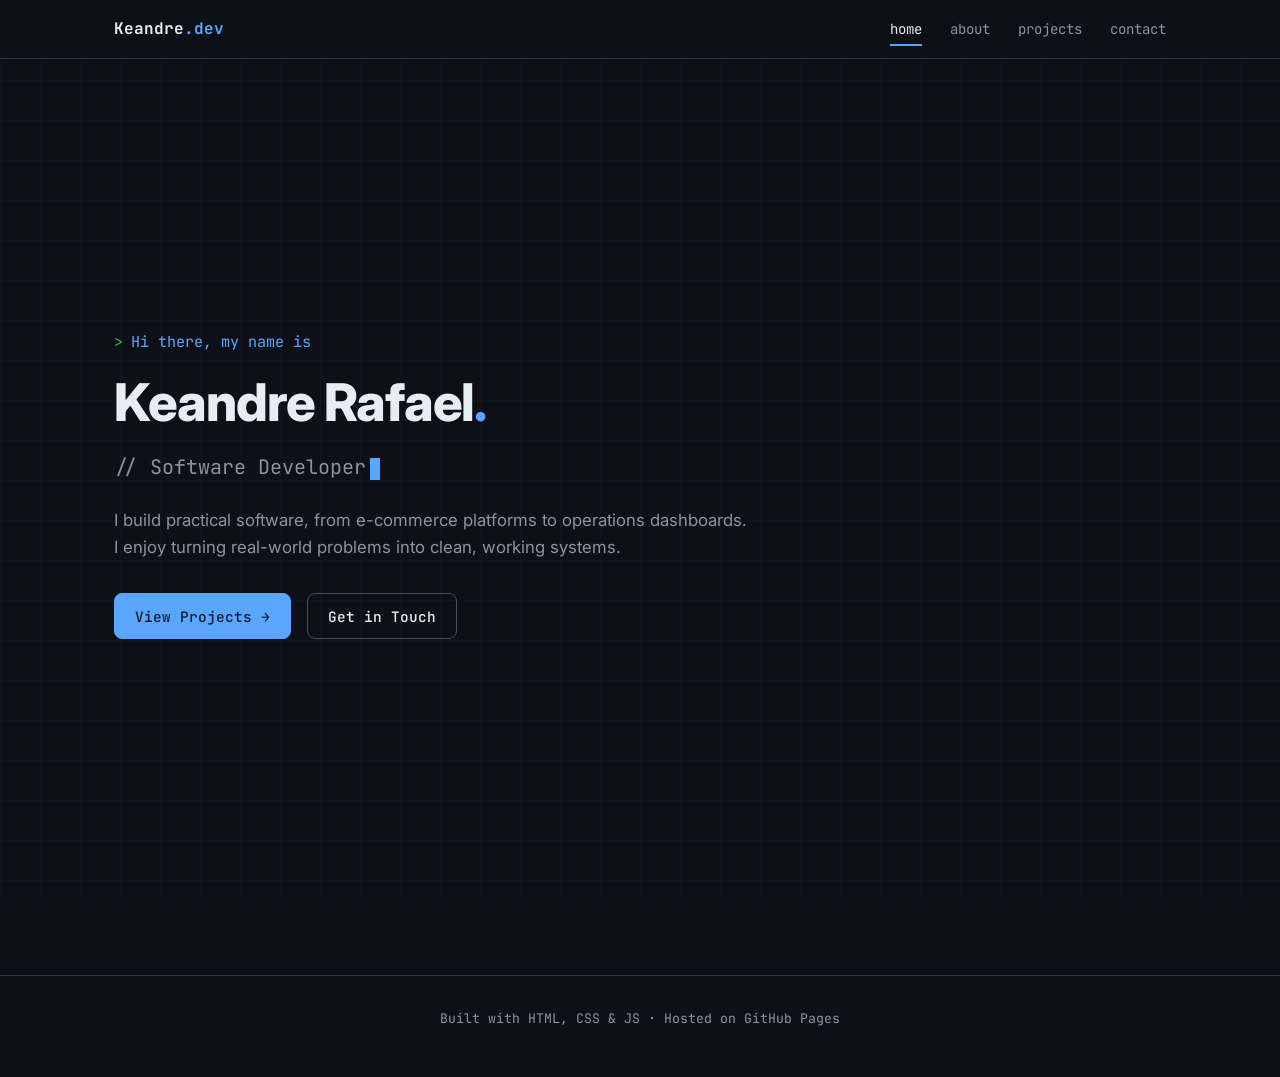
<file: index.html>
<!DOCTYPE html>
<html lang="en">
<head>
  <meta charset="UTF-8" />
  <meta name="viewport" content="width=device-width, initial-scale=1.0" />
  <title>Keandre Rafael· Developer Portfolio</title>
  <meta name="description" content="Portfolio of Keandre Rafael, software developer building e-commerce platforms, management systems, and dashboards." />
  <link rel="preconnect" href="https://fonts.googleapis.com" />
  <link rel="preconnect" href="https://fonts.gstatic.com" crossorigin />
  <link href="https://fonts.googleapis.com/css2?family=Inter:wght@400;500;600;700;800&family=JetBrains+Mono:wght@400;500;700&display=swap" rel="stylesheet" />
  <link rel="stylesheet" href="css/styles.css" />
</head>
<body>
  <nav class="navbar">
    <div class="nav-inner">
      <a href="index.html" class="nav-brand">Keandre<span>.dev</span></a>
      <button class="nav-toggle" aria-label="Toggle menu">menu</button>
      <ul class="nav-links">
        <li><a href="index.html">home</a></li>
        <li><a href="about.html">about</a></li>
        <li><a href="projects.html">projects</a></li>
        <li><a href="contact.html">contact</a></li>
      </ul>
    </div>
  </nav>

  <main>
    <section class="hero">
      <p class="hero-tag fade-up">Hi there, my name is</p>
      <h1 class="fade-up delay-1">Keandre Rafael<span class="accent">.</span></h1>
      <p class="role fade-up delay-2">// Software Developer<span class="cursor"></span></p>
      <p class="description fade-up delay-2">
        I build practical software, from e-commerce platforms to operations dashboards.
        I enjoy turning real-world problems into clean, working systems.
      </p>
      <div class="hero-cta fade-up delay-3">
        <a href="projects.html" class="btn btn-primary">View Projects →</a>
        <a href="contact.html" class="btn btn-ghost">Get in Touch</a>
      </div>
    </section>
  </main>

  <footer>
    <p>Built with HTML, CSS &amp; JS · Hosted on GitHub Pages</p>
  </footer>

  <script src="js/main.js"></script>
</body>
</html>
</file>
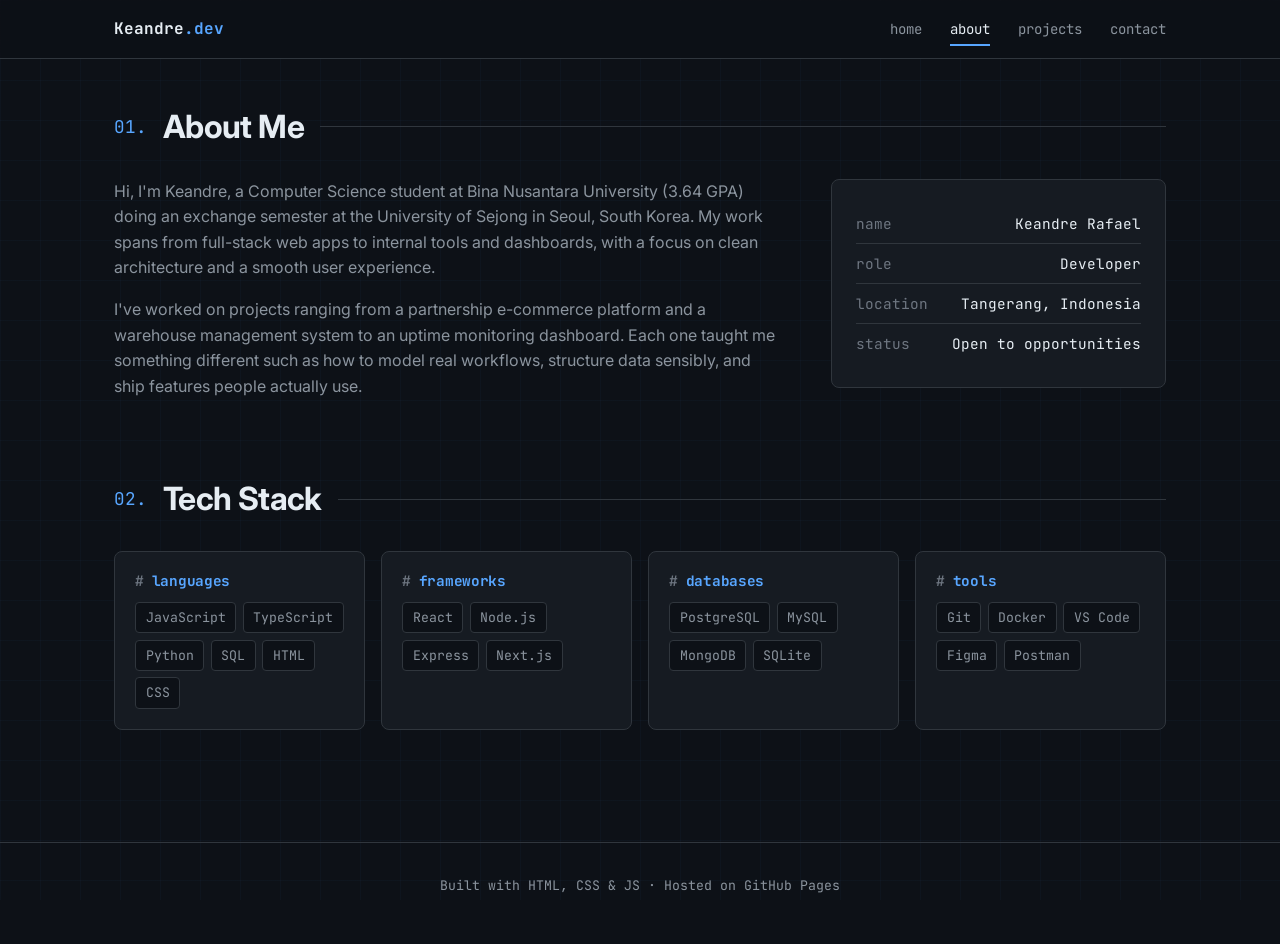
<file: about.html>
<!DOCTYPE html>
<html lang="en">
<head>
  <meta charset="UTF-8" />
  <meta name="viewport" content="width=device-width, initial-scale=1.0" />
  <title>About · Keandre Rafael</title>
  <link rel="preconnect" href="https://fonts.googleapis.com" />
  <link rel="preconnect" href="https://fonts.gstatic.com" crossorigin />
  <link href="https://fonts.googleapis.com/css2?family=Inter:wght@400;500;600;700;800&family=JetBrains+Mono:wght@400;500;700&display=swap" rel="stylesheet" />
  <link rel="stylesheet" href="css/styles.css" />
</head>
<body>
  <nav class="navbar">
    <div class="nav-inner">
      <a href="index.html" class="nav-brand">Keandre<span>.dev</span></a>
      <button class="nav-toggle" aria-label="Toggle menu">menu</button>
      <ul class="nav-links">
        <li><a href="index.html">home</a></li>
        <li><a href="about.html">about</a></li>
        <li><a href="projects.html">projects</a></li>
        <li><a href="contact.html">contact</a></li>
      </ul>
    </div>
  </nav>

  <main>
    <section>
      <div class="section-heading">
        <span class="num">01.</span>
        <h2>About Me</h2>
      </div>

      <div class="about-grid">
        <div class="about-text">
          <p>
            Hi, I'm Keandre, a Computer Science student at Bina Nusantara University (3.64 GPA) doing 
            an exchange semester at the University of Sejong in Seoul, South Korea.
            My work spans from full-stack web apps to internal tools and dashboards, with a focus
            on clean architecture and a smooth user experience.
          </p>
          <p>
            I've worked on projects ranging from a partnership e-commerce platform and a warehouse
            management system to an uptime monitoring dashboard. Each one taught me something
            different such as how to model real workflows, structure data sensibly, and ship features
            people actually use.
          </p>
          <!-- <p>
            I am an undergraduate Computer Science student currently studying at Binus University. 
              I am eager to learn new things and take challenges under different environments.
          </p> -->
        </div>

        <aside class="about-card">
          <div class="row"><span class="label">name</span><span class="value">Keandre Rafael</span></div>
          <div class="row"><span class="label">role</span><span class="value">Developer</span></div>
          <div class="row"><span class="label">location</span><span class="value">Tangerang, Indonesia</span></div>
          <div class="row"><span class="label">status</span><span class="value">Open to opportunities</span></div>
        </aside>
      </div>
    </section>

    <section>
      <div class="section-heading">
        <span class="num">02.</span>
        <h2>Tech Stack</h2>
      </div>

      <div class="skills-grid">
        <div class="skill-group">
          <h4>languages</h4>
          <ul class="skill-list">
            <li>JavaScript</li>
            <li>TypeScript</li>
            <li>Python</li>
            <li>SQL</li>
            <li>HTML</li>
            <li>CSS</li>
          </ul>
        </div>

        <div class="skill-group">
          <h4>frameworks</h4>
          <ul class="skill-list">
            <li>React</li>
            <li>Node.js</li>
            <li>Express</li>
            <li>Next.js</li>
          </ul>
        </div>

        <div class="skill-group">
          <h4>databases</h4>
          <ul class="skill-list">
            <li>PostgreSQL</li>
            <li>MySQL</li>
            <li>MongoDB</li>
            <li>SQLite</li>
          </ul>
        </div>

        <div class="skill-group">
          <h4>tools</h4>
          <ul class="skill-list">
            <li>Git</li>
            <li>Docker</li>
            <li>VS Code</li>
            <li>Figma</li>
            <li>Postman</li>
          </ul>
        </div>
      </div>
      <p style="margin-top:1.5rem; font-family:var(--mono); font-size:0.875rem; color: var(--text-faded);">
        <!-- // edit this section to match the languages and tools you actually use -->
      </p>
    </section>
  </main>

  <footer>
    <p>Built with HTML, CSS &amp; JS · Hosted on GitHub Pages</p>
  </footer>

  <script src="js/main.js"></script>
</body>
</html>
</file>
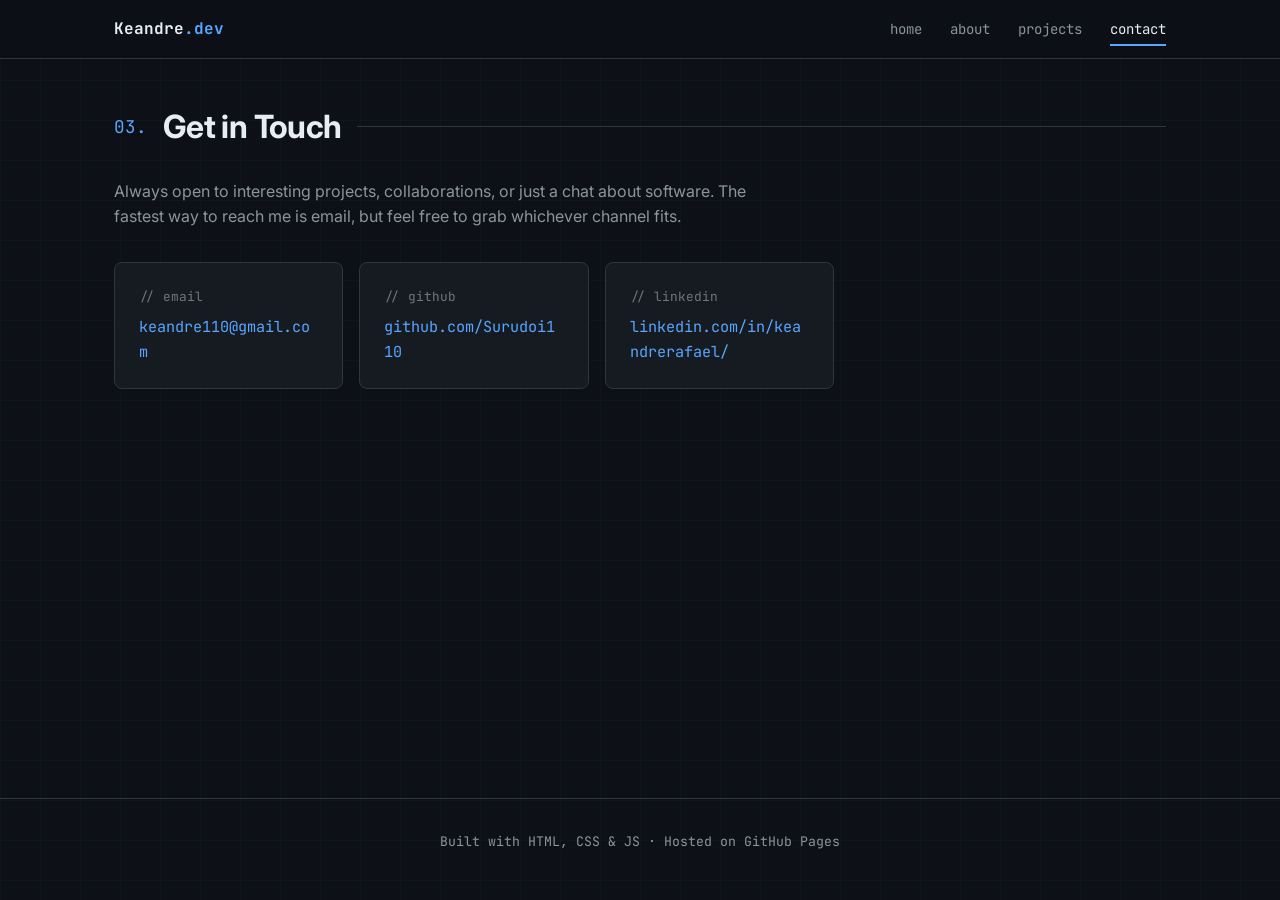
<file: contact.html>
<!DOCTYPE html>
<html lang="en">
<head>
  <meta charset="UTF-8" />
  <meta name="viewport" content="width=device-width, initial-scale=1.0" />
  <title>Contact · Keandre Rafael</title>
  <link rel="preconnect" href="https://fonts.googleapis.com" />
  <link rel="preconnect" href="https://fonts.gstatic.com" crossorigin />
  <link href="https://fonts.googleapis.com/css2?family=Inter:wght@400;500;600;700;800&family=JetBrains+Mono:wght@400;500;700&display=swap" rel="stylesheet" />
  <link rel="stylesheet" href="css/styles.css" />
</head>
<body>
  <nav class="navbar">
    <div class="nav-inner">
      <a href="index.html" class="nav-brand">Keandre<span>.dev</span></a>
      <button class="nav-toggle" aria-label="Toggle menu">menu</button>
      <ul class="nav-links">
        <li><a href="index.html">home</a></li>
        <li><a href="about.html">about</a></li>
        <li><a href="projects.html">projects</a></li>
        <li><a href="contact.html">contact</a></li>
      </ul>
    </div>
  </nav>

  <main>
    <section>
      <div class="section-heading">
        <span class="num">03.</span>
        <h2>Get in Touch</h2>
      </div>

      <p style="max-width: 640px; margin-bottom: 2rem;">
        Always open to interesting projects, collaborations, or just a chat about software.
        The fastest way to reach me is email, but feel free to grab whichever channel fits.
      </p>

      <div class="contact-grid">
        <a href="mailto:keandre110@gmail.com" class="contact-card">
          <span class="label">// email</span>
          <span class="value">keandre110@gmail.com</span>
        </a>

        <a href="https://github.com/Surudoi110" target="_blank" rel="noopener" class="contact-card">
          <span class="label">// github</span>
          <span class="value">github.com/Surudoi110</span>
        </a>

        <a href="https://www.linkedin.com/in/keandrerafael/" target="_blank" rel="noopener" class="contact-card">
          <span class="label">// linkedin</span>
          <span class="value">linkedin.com/in/keandrerafael/</span>
        </a>
      </div>

      <p style="margin-top: 2rem; font-family: var(--mono); font-size: 0.875rem; color: var(--text-faded);">
        <!-- // remember to update the github + linkedin links above with your actual URLs -->
      </p>
    </section>
  </main>

  <footer>
    <p>Built with HTML, CSS &amp; JS · Hosted on GitHub Pages</p>
  </footer>

  <script src="js/main.js"></script>
</body>
</html>
</file>
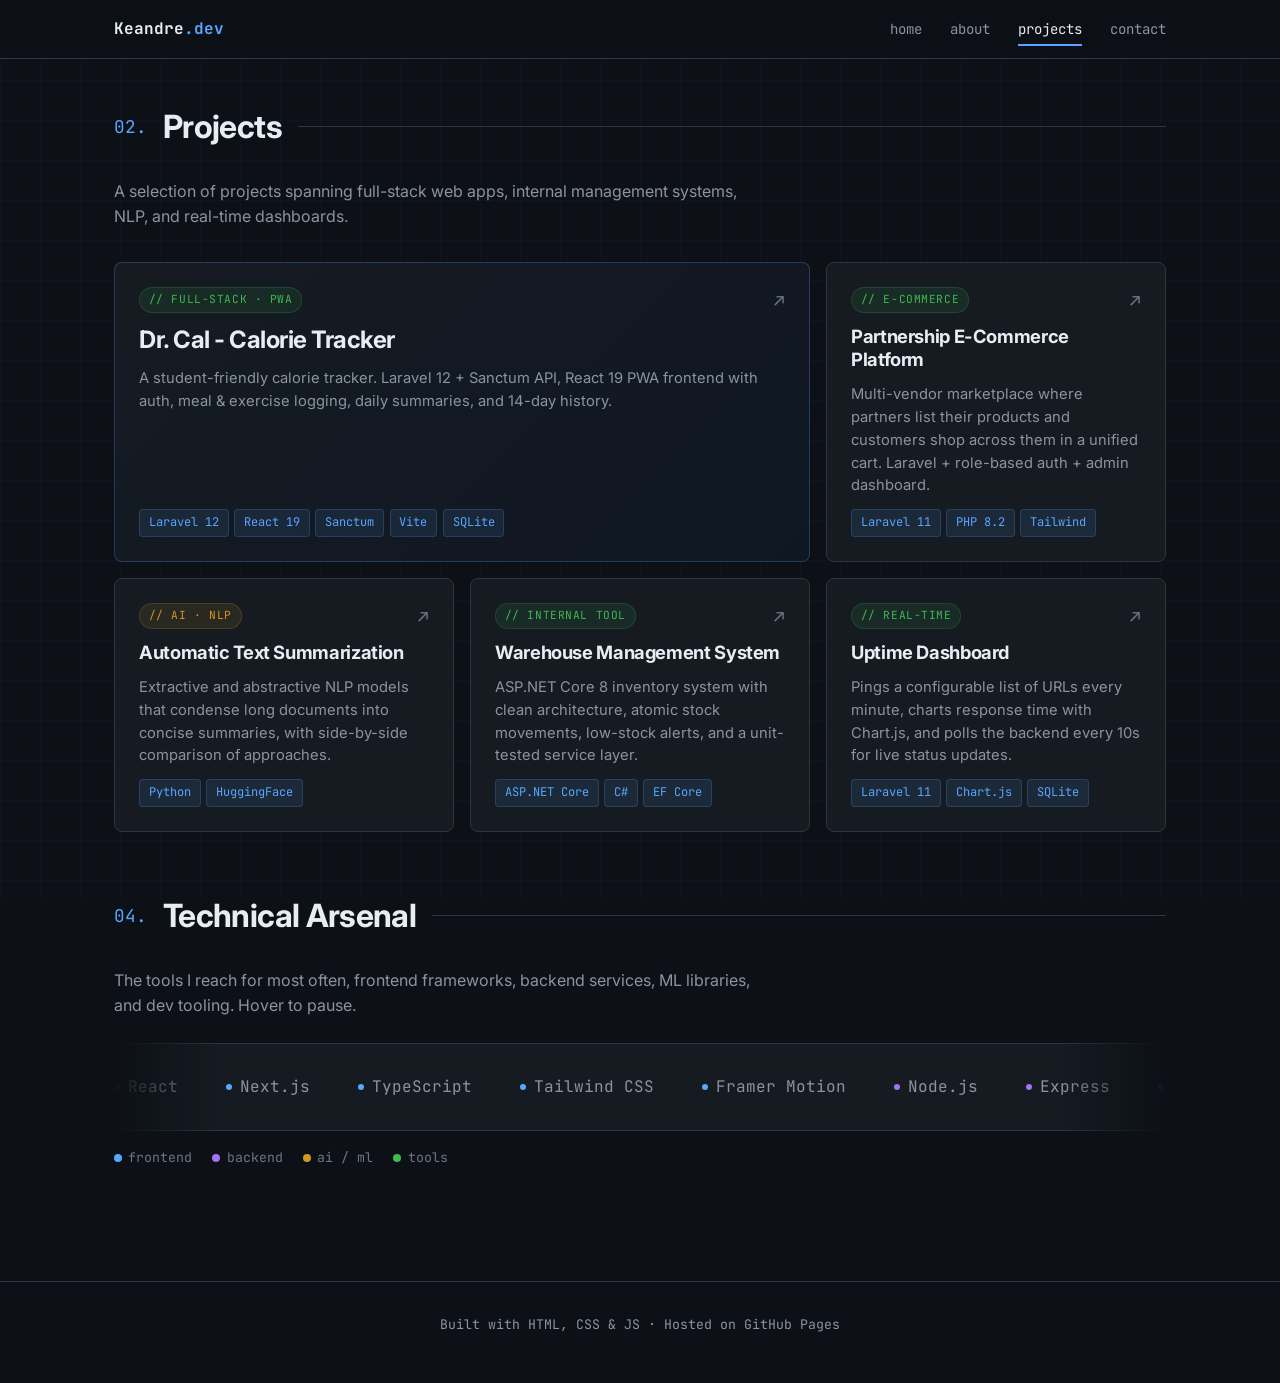
<file: projects.html>
<!DOCTYPE html>
<html lang="en">
<head>
  <meta charset="UTF-8" />
  <meta name="viewport" content="width=device-width, initial-scale=1.0" />
  <title>Projects · Keandre Rafael</title>
  <link rel="preconnect" href="https://fonts.googleapis.com" />
  <link rel="preconnect" href="https://fonts.gstatic.com" crossorigin />
  <link href="https://fonts.googleapis.com/css2?family=Inter:wght@400;500;600;700;800&family=JetBrains+Mono:wght@400;500;700&display=swap" rel="stylesheet" />
  <link rel="stylesheet" href="css/styles.css" />
</head>
<body>
  <nav class="navbar">
    <div class="nav-inner">
      <a href="index.html" class="nav-brand">Keandre<span>.dev</span></a>
      <button class="nav-toggle" aria-label="Toggle menu">menu</button>
      <ul class="nav-links">
        <li><a href="index.html">home</a></li>
        <li><a href="about.html">about</a></li>
        <li><a href="projects.html">projects</a></li>
        <li><a href="contact.html">contact</a></li>
      </ul>
    </div>
  </nav>

  <main>
    <!-- ============= PROJECTS ============= -->
    <section>
      <div class="section-heading">
        <span class="num">02.</span>
        <h2>Projects</h2>
      </div>
      <p style="max-width: 640px; margin-bottom: 2rem;">
        A selection of projects spanning full-stack web apps, internal management systems, NLP, and real-time dashboards.
      </p>

      <div class="bento">

        <!-- 1. DR. CAL - featured (2x1) - newest, most full-stack -->
        <a href="projects/dr-cal.html" class="bento-card featured">
          <span class="arrow">↗</span>
          <span class="badge badge-personal">// full-stack · pwa</span>
          <h3>Dr. Cal - Calorie Tracker</h3>
          <p class="desc">
            A student-friendly calorie tracker. Laravel 12 + Sanctum API, React 19 PWA frontend with auth, meal &amp; exercise logging, daily summaries, and 14-day history.
          </p>
          <div class="tags">
            <span class="tag">Laravel 12</span>
            <span class="tag">React 19</span>
            <span class="tag">Sanctum</span>
            <span class="tag">Vite</span>
            <span class="tag">SQLite</span>
          </div>
        </a>

        <!-- 2. PARTNERSHIP E-COMMERCE - regular (1x1) -->
        <a href="projects/ecommerce.html" class="bento-card">
          <span class="arrow">↗</span>
          <span class="badge badge-personal">// e-commerce</span>
          <h3>Partnership E-Commerce Platform</h3>
          <p class="desc">
            Multi-vendor marketplace where partners list their products and customers shop across them in a unified cart. Laravel + role-based auth + admin dashboard.
          </p>
          <div class="tags">
            <span class="tag">Laravel 11</span>
            <span class="tag">PHP 8.2</span>
            <span class="tag">Tailwind</span>
          </div>
        </a>

        <!-- 3. NLP SUMMARIZATION - regular (1x1) -->
        <a href="projects/nlp-summarization.html" class="bento-card">
          <span class="arrow">↗</span>
          <span class="badge badge-ai">// ai · nlp</span>
          <h3>Automatic Text Summarization</h3>
          <p class="desc">
            Extractive and abstractive NLP models that condense long documents into concise summaries, with side-by-side comparison of approaches.
          </p>
          <div class="tags">
            <span class="tag">Python</span>
            <span class="tag">HuggingFace</span>
          </div>
        </a>

        <!-- 4. WAREHOUSE MANAGEMENT - regular (1x1) -->
        <a href="projects/warehouse.html" class="bento-card">
          <span class="arrow">↗</span>
          <span class="badge badge-personal">// internal tool</span>
          <h3>Warehouse Management System</h3>
          <p class="desc">
            ASP.NET Core 8 inventory system with clean architecture, atomic stock movements, low-stock alerts, and a unit-tested service layer.
          </p>
          <div class="tags">
            <span class="tag">ASP.NET Core</span>
            <span class="tag">C#</span>
            <span class="tag">EF Core</span>
          </div>
        </a>

        <!-- 5. UPTIME DASHBOARD - regular (1x1) -->
        <a href="projects/uptime-dashboard.html" class="bento-card">
          <span class="arrow">↗</span>
          <span class="badge badge-personal">// real-time</span>
          <h3>Uptime Dashboard</h3>
          <p class="desc">
            Pings a configurable list of URLs every minute, charts response time with Chart.js, and polls the backend every 10s for live status updates.
          </p>
          <div class="tags">
            <span class="tag">Laravel 11</span>
            <span class="tag">Chart.js</span>
            <span class="tag">SQLite</span>
          </div>
        </a>

      </div>
    </section>

    <!-- ============= TECH STACK MARQUEE ============= -->
    <section class="marquee-section">
      <div class="section-heading">
        <span class="num">04.</span>
        <h2>Technical Arsenal</h2>
      </div>
      <p style="max-width: 640px; margin-bottom: 1.5rem;">
        The tools I reach for most often, frontend frameworks, backend services, ML libraries, and dev tooling. Hover to pause.
      </p>

      <div class="marquee">
        <div class="marquee-track">
          <span class="marquee-item frontend"><span class="dot"></span>React</span>
          <span class="marquee-item frontend"><span class="dot"></span>Next.js</span>
          <span class="marquee-item frontend"><span class="dot"></span>TypeScript</span>
          <span class="marquee-item frontend"><span class="dot"></span>Tailwind CSS</span>
          <span class="marquee-item frontend"><span class="dot"></span>Framer Motion</span>
          <span class="marquee-item backend"><span class="dot"></span>Node.js</span>
          <span class="marquee-item backend"><span class="dot"></span>Express</span>
          <span class="marquee-item backend"><span class="dot"></span>Python</span>
          <span class="marquee-item backend"><span class="dot"></span>Flask</span>
          <span class="marquee-item backend"><span class="dot"></span>PostgreSQL</span>
          <span class="marquee-item backend"><span class="dot"></span>MongoDB</span>
          <span class="marquee-item ai"><span class="dot"></span>TensorFlow</span>
          <span class="marquee-item ai"><span class="dot"></span>scikit-learn</span>
          <span class="marquee-item ai"><span class="dot"></span>OpenCV</span>
          <span class="marquee-item ai"><span class="dot"></span>LangChain</span>
          <span class="marquee-item ai"><span class="dot"></span>FAISS</span>
          <span class="marquee-item ai"><span class="dot"></span>HuggingFace</span>
          <span class="marquee-item tools"><span class="dot"></span>Git</span>
          <span class="marquee-item tools"><span class="dot"></span>Docker</span>
          <span class="marquee-item tools"><span class="dot"></span>Figma</span>
          <span class="marquee-item tools"><span class="dot"></span>Postman</span>

          <!-- duplicate for seamless infinite loop -->
          <span class="marquee-item frontend"><span class="dot"></span>React</span>
          <span class="marquee-item frontend"><span class="dot"></span>Next.js</span>
          <span class="marquee-item frontend"><span class="dot"></span>TypeScript</span>
          <span class="marquee-item frontend"><span class="dot"></span>Tailwind CSS</span>
          <span class="marquee-item frontend"><span class="dot"></span>Framer Motion</span>
          <span class="marquee-item backend"><span class="dot"></span>Node.js</span>
          <span class="marquee-item backend"><span class="dot"></span>Express</span>
          <span class="marquee-item backend"><span class="dot"></span>Python</span>
          <span class="marquee-item backend"><span class="dot"></span>Flask</span>
          <span class="marquee-item backend"><span class="dot"></span>PostgreSQL</span>
          <span class="marquee-item backend"><span class="dot"></span>MongoDB</span>
          <span class="marquee-item ai"><span class="dot"></span>TensorFlow</span>
          <span class="marquee-item ai"><span class="dot"></span>scikit-learn</span>
          <span class="marquee-item ai"><span class="dot"></span>OpenCV</span>
          <span class="marquee-item ai"><span class="dot"></span>LangChain</span>
          <span class="marquee-item ai"><span class="dot"></span>FAISS</span>
          <span class="marquee-item ai"><span class="dot"></span>HuggingFace</span>
          <span class="marquee-item tools"><span class="dot"></span>Git</span>
          <span class="marquee-item tools"><span class="dot"></span>Docker</span>
          <span class="marquee-item tools"><span class="dot"></span>Figma</span>
          <span class="marquee-item tools"><span class="dot"></span>Postman</span>
        </div>
      </div>

      <div class="marquee-legend">
        <span class="item"><span class="swatch" style="background: var(--accent);"></span>frontend</span>
        <span class="item"><span class="swatch" style="background: #a371f7;"></span>backend</span>
        <span class="item"><span class="swatch" style="background: var(--accent-3);"></span>ai / ml</span>
        <span class="item"><span class="swatch" style="background: var(--accent-2);"></span>tools</span>
      </div>
    </section>

  </main>

  <footer>
    <p>Built with HTML, CSS &amp; JS · Hosted on GitHub Pages</p>
  </footer>

  <script src="js/main.js"></script>
</body>
</html>
</file>
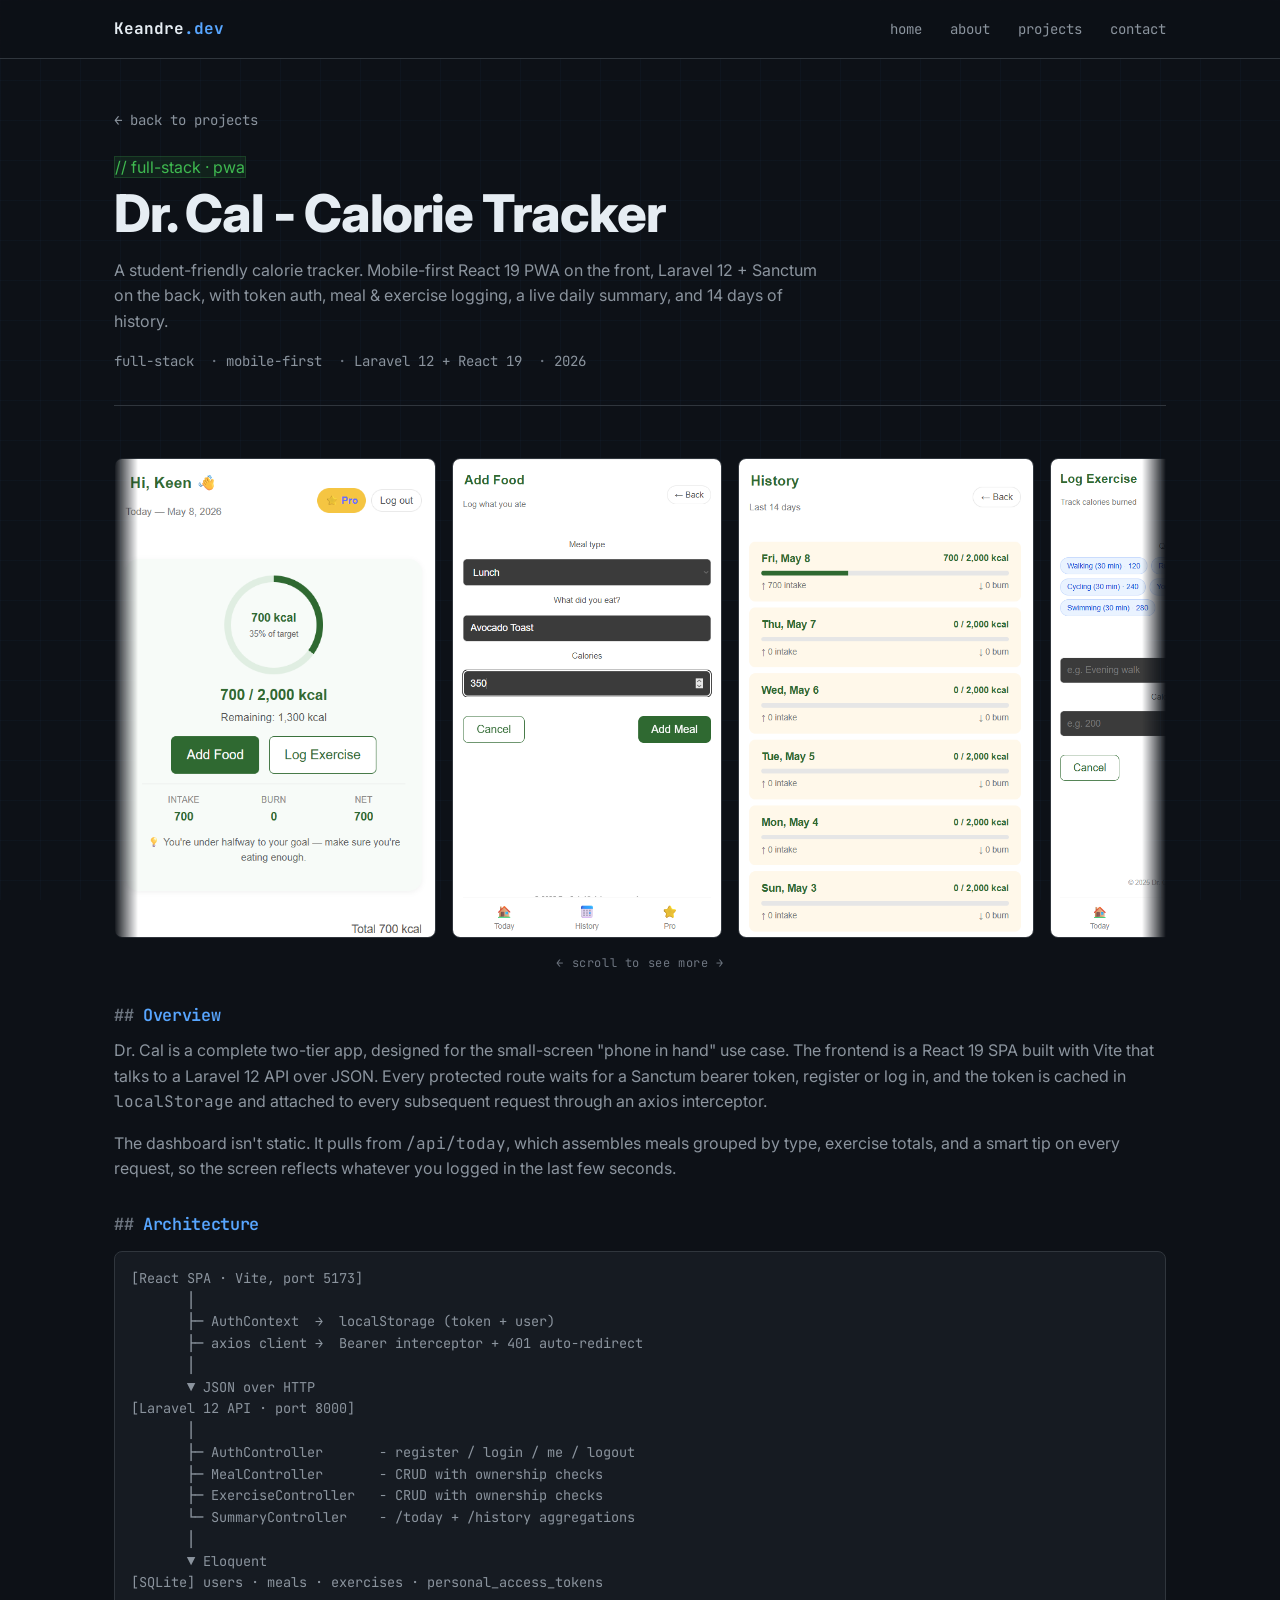
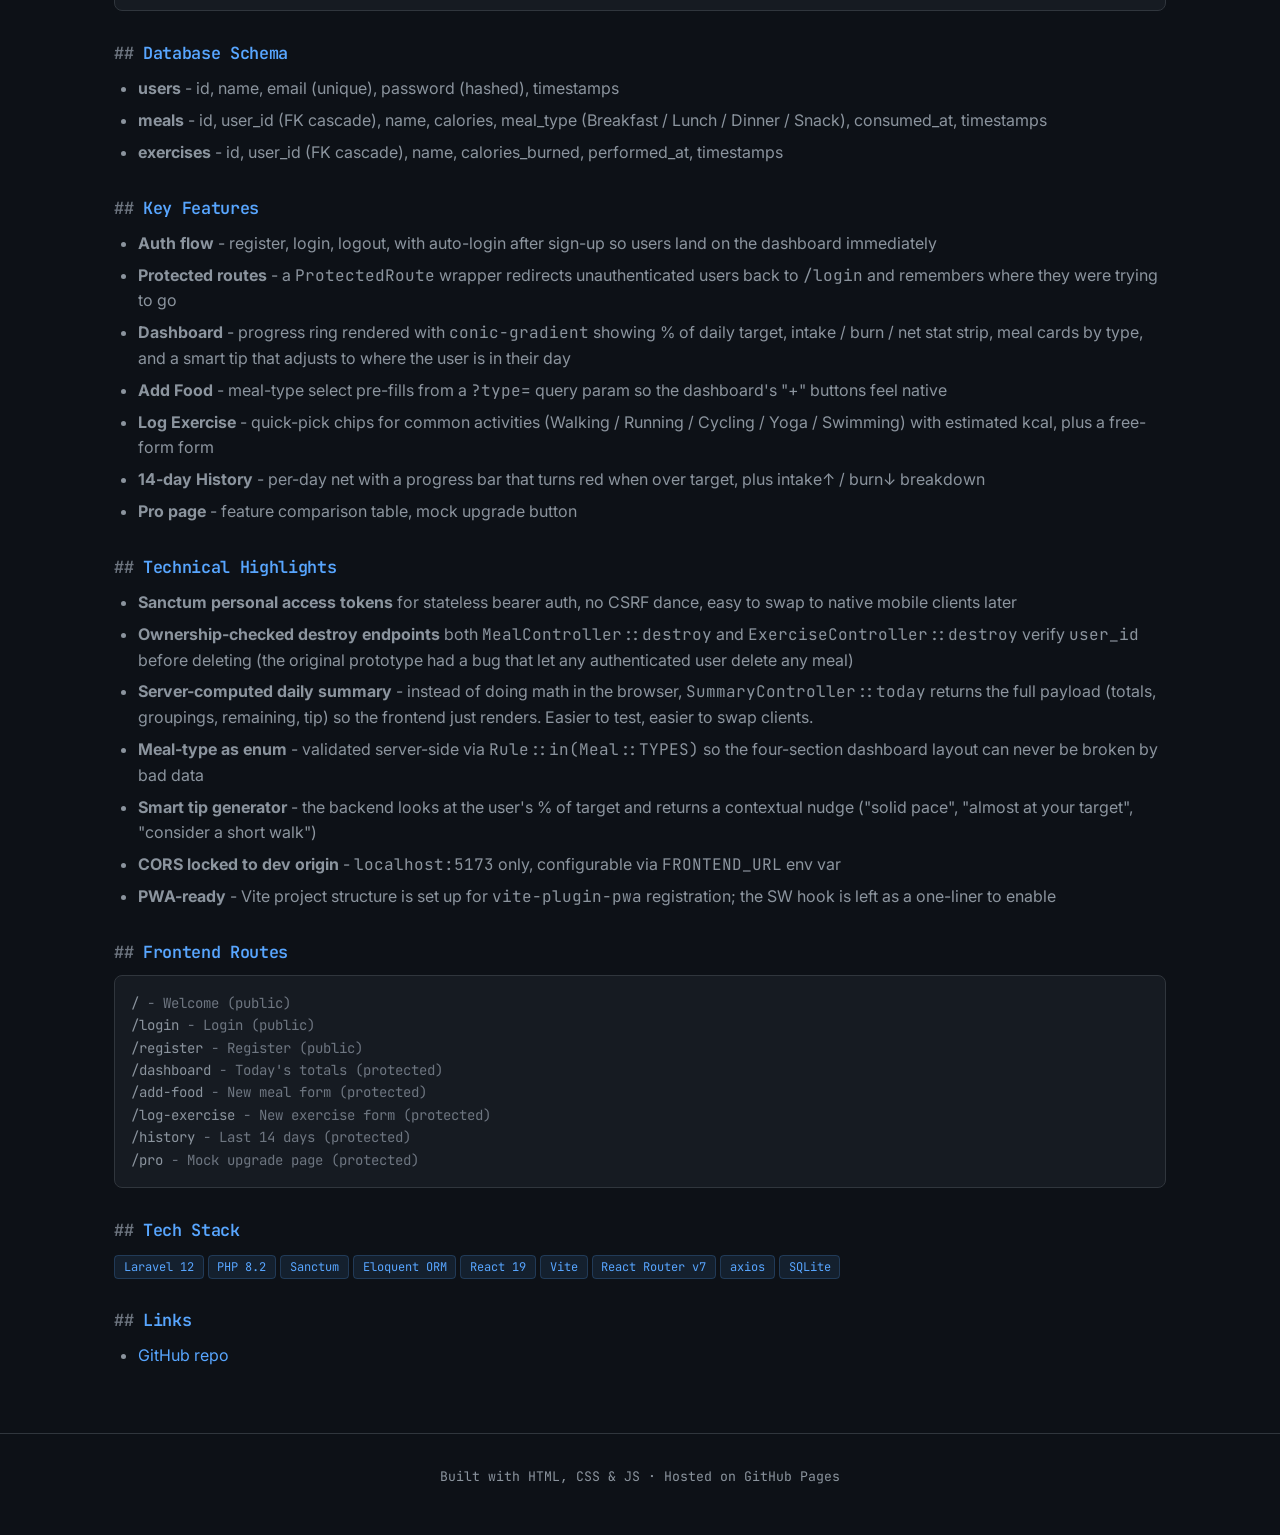
<file: projects/dr-cal.html>
<!DOCTYPE html>
<html lang="en">
<head>
  <meta charset="UTF-8" />
  <meta name="viewport" content="width=device-width, initial-scale=1.0" />
  <title>Dr. Cal - Calorie Tracker · Keandre Rafael</title>
  <link rel="preconnect" href="https://fonts.googleapis.com" />
  <link rel="preconnect" href="https://fonts.gstatic.com" crossorigin />
  <link href="https://fonts.googleapis.com/css2?family=Inter:wght@400;500;600;700;800&family=JetBrains+Mono:wght@400;500;700&display=swap" rel="stylesheet" />
  <link rel="stylesheet" href="../css/styles.css" />
</head>
<body>
  <nav class="navbar">
    <div class="nav-inner">
      <a href="../index.html" class="nav-brand">Keandre<span>.dev</span></a>
      <button class="nav-toggle" aria-label="Toggle menu">menu</button>
      <ul class="nav-links">
        <li><a href="../index.html">home</a></li>
        <li><a href="../about.html">about</a></li>
        <li><a href="../projects.html">projects</a></li>
        <li><a href="../contact.html">contact</a></li>
      </ul>
    </div>
  </nav>

  <main>
    <a href="../projects.html" class="back-link">← back to projects</a>

    <header class="project-header">
      <span class="badge badge-personal" style="margin-bottom: 1rem;">// full-stack · pwa</span>
      <h1>Dr. Cal - Calorie Tracker</h1>
      <p style="margin-top: 0.75rem; max-width: 720px;">
        A student-friendly calorie tracker. Mobile-first React 19 PWA on the front, Laravel 12 + Sanctum on the back, with token auth, meal &amp; exercise logging, a live daily summary, and 14 days of history.
      </p>
      <div class="project-meta">
        <span>full-stack</span>
        <span>mobile-first</span>
        <span>Laravel 12 + React 19</span>
        <span>2026</span>
      </div>
    </header>

    <div class="project-content">
      <div class="image-gallery">
        <img src="drcal_home.png" alt="Dr. Cal — today's dashboard with progress ring and meal cards" />
        <img src="drcal_addfood.png" alt="Dr. Cal — add food form with meal-type select" />
        <img src="drcal_history.png" alt="Dr. Cal — 14-day history with daily progress bars" />
        <img src="drcal_logexercise.png" alt="Dr. Cal — 14-day history with daily progress bars" />
        <img src="drcal_pro.png" alt="Dr. Cal — 14-day history with daily progress bars" />
      </div>
      <p class="gallery-hint">← scroll to see more →</p>

      <h3>Overview</h3>
      <p>
        Dr. Cal is a complete two-tier app, designed for the small-screen "phone in hand" use case. The frontend is a React 19 SPA built with Vite that talks to a Laravel 12 API over JSON. Every protected route waits for a Sanctum bearer token, register or log in, and the token is cached in <code>localStorage</code> and attached to every subsequent request through an axios interceptor.
      </p>
      <p>
        The dashboard isn't static. It pulls from <code>/api/today</code>, which assembles meals grouped by type, exercise totals, and a smart tip on every request, so the screen reflects whatever you logged in the last few seconds.
      </p>

      <h3>Architecture</h3>
      <pre style="background: var(--bg-elevated); border: 1px solid var(--border); border-radius: var(--radius); padding: 1rem; overflow-x: auto; font-family: var(--mono); font-size: 0.85rem; color: var(--text-muted); margin: 1rem 0;">
[React SPA · Vite, port 5173]
       │
       ├─ AuthContext  →  localStorage (token + user)
       ├─ axios client →  Bearer interceptor + 401 auto-redirect
       │
       ▼ JSON over HTTP
[Laravel 12 API · port 8000]
       │
       ├─ AuthController       - register / login / me / logout
       ├─ MealController       - CRUD with ownership checks
       ├─ ExerciseController   - CRUD with ownership checks
       └─ SummaryController    - /today + /history aggregations
       │
       ▼ Eloquent
[SQLite] users · meals · exercises · personal_access_tokens</pre>

      <h3>Database Schema</h3>
      <ul>
        <li><strong>users</strong> - id, name, email (unique), password (hashed), timestamps</li>
        <li><strong>meals</strong> - id, user_id (FK cascade), name, calories, meal_type (Breakfast / Lunch / Dinner / Snack), consumed_at, timestamps</li>
        <li><strong>exercises</strong> - id, user_id (FK cascade), name, calories_burned, performed_at, timestamps</li>
      </ul>

      <h3>Key Features</h3>
      <ul>
        <li><strong>Auth flow</strong> - register, login, logout, with auto-login after sign-up so users land on the dashboard immediately</li>
        <li><strong>Protected routes</strong> - a <code>ProtectedRoute</code> wrapper redirects unauthenticated users back to <code>/login</code> and remembers where they were trying to go</li>
        <li><strong>Dashboard</strong> - progress ring rendered with <code>conic-gradient</code> showing % of daily target, intake / burn / net stat strip, meal cards by type, and a smart tip that adjusts to where the user is in their day</li>
        <li><strong>Add Food</strong> - meal-type select pre-fills from a <code>?type=</code> query param so the dashboard's "+" buttons feel native</li>
        <li><strong>Log Exercise</strong> - quick-pick chips for common activities (Walking / Running / Cycling / Yoga / Swimming) with estimated kcal, plus a free-form form</li>
        <li><strong>14-day History</strong> - per-day net with a progress bar that turns red when over target, plus intake↑ / burn↓ breakdown</li>
        <li><strong>Pro page</strong> - feature comparison table, mock upgrade button</li>
      </ul>

      <h3>Technical Highlights</h3>
      <ul>
        <li><strong>Sanctum personal access tokens</strong> for stateless bearer auth, no CSRF dance, easy to swap to native mobile clients later</li>
        <li><strong>Ownership-checked destroy endpoints</strong> both <code>MealController::destroy</code> and <code>ExerciseController::destroy</code> verify <code>user_id</code> before deleting (the original prototype had a bug that let any authenticated user delete any meal)</li>
        <li><strong>Server-computed daily summary</strong> - instead of doing math in the browser, <code>SummaryController::today</code> returns the full payload (totals, groupings, remaining, tip) so the frontend just renders. Easier to test, easier to swap clients.</li>
        <li><strong>Meal-type as enum</strong> - validated server-side via <code>Rule::in(Meal::TYPES)</code> so the four-section dashboard layout can never be broken by bad data</li>
        <li><strong>Smart tip generator</strong> - the backend looks at the user's % of target and returns a contextual nudge ("solid pace", "almost at your target", "consider a short walk")</li>
        <li><strong>CORS locked to dev origin</strong> - <code>localhost:5173</code> only, configurable via <code>FRONTEND_URL</code> env var</li>
        <li><strong>PWA-ready</strong> - Vite project structure is set up for <code>vite-plugin-pwa</code> registration; the SW hook is left as a one-liner to enable</li>
      </ul>

      <h3>Frontend Routes</h3>
      <div style="background: var(--bg-elevated); border: 1px solid var(--border); border-radius: var(--radius); padding: 1rem; font-family: var(--mono); font-size: 0.875rem; color: var(--text-muted);">
        <div>/              <span style="color: var(--text-faded);">- Welcome (public)</span></div>
        <div>/login         <span style="color: var(--text-faded);">- Login (public)</span></div>
        <div>/register      <span style="color: var(--text-faded);">- Register (public)</span></div>
        <div>/dashboard     <span style="color: var(--text-faded);">- Today's totals (protected)</span></div>
        <div>/add-food      <span style="color: var(--text-faded);">- New meal form (protected)</span></div>
        <div>/log-exercise  <span style="color: var(--text-faded);">- New exercise form (protected)</span></div>
        <div>/history       <span style="color: var(--text-faded);">- Last 14 days (protected)</span></div>
        <div>/pro           <span style="color: var(--text-faded);">- Mock upgrade page (protected)</span></div>
      </div>

      <h3>Tech Stack</h3>
      <div class="tags" style="margin-bottom: 1.5rem;">
        <span class="tag">Laravel 12</span>
        <span class="tag">PHP 8.2</span>
        <span class="tag">Sanctum</span>
        <span class="tag">Eloquent ORM</span>
        <span class="tag">React 19</span>
        <span class="tag">Vite</span>
        <span class="tag">React Router v7</span>
        <span class="tag">axios</span>
        <span class="tag">SQLite</span>
      </div>

      <h3>Links</h3>
      <ul>
        <li><a href="https://github.com/Surudoi110/dr-cal" target="_blank" rel="noopener">GitHub repo</a></li>
      </ul>
    </div>
  </main>

  <footer>
    <p>Built with HTML, CSS &amp; JS · Hosted on GitHub Pages</p>
  </footer>

  <script src="../js/main.js"></script>
</body>
</html>
</file>
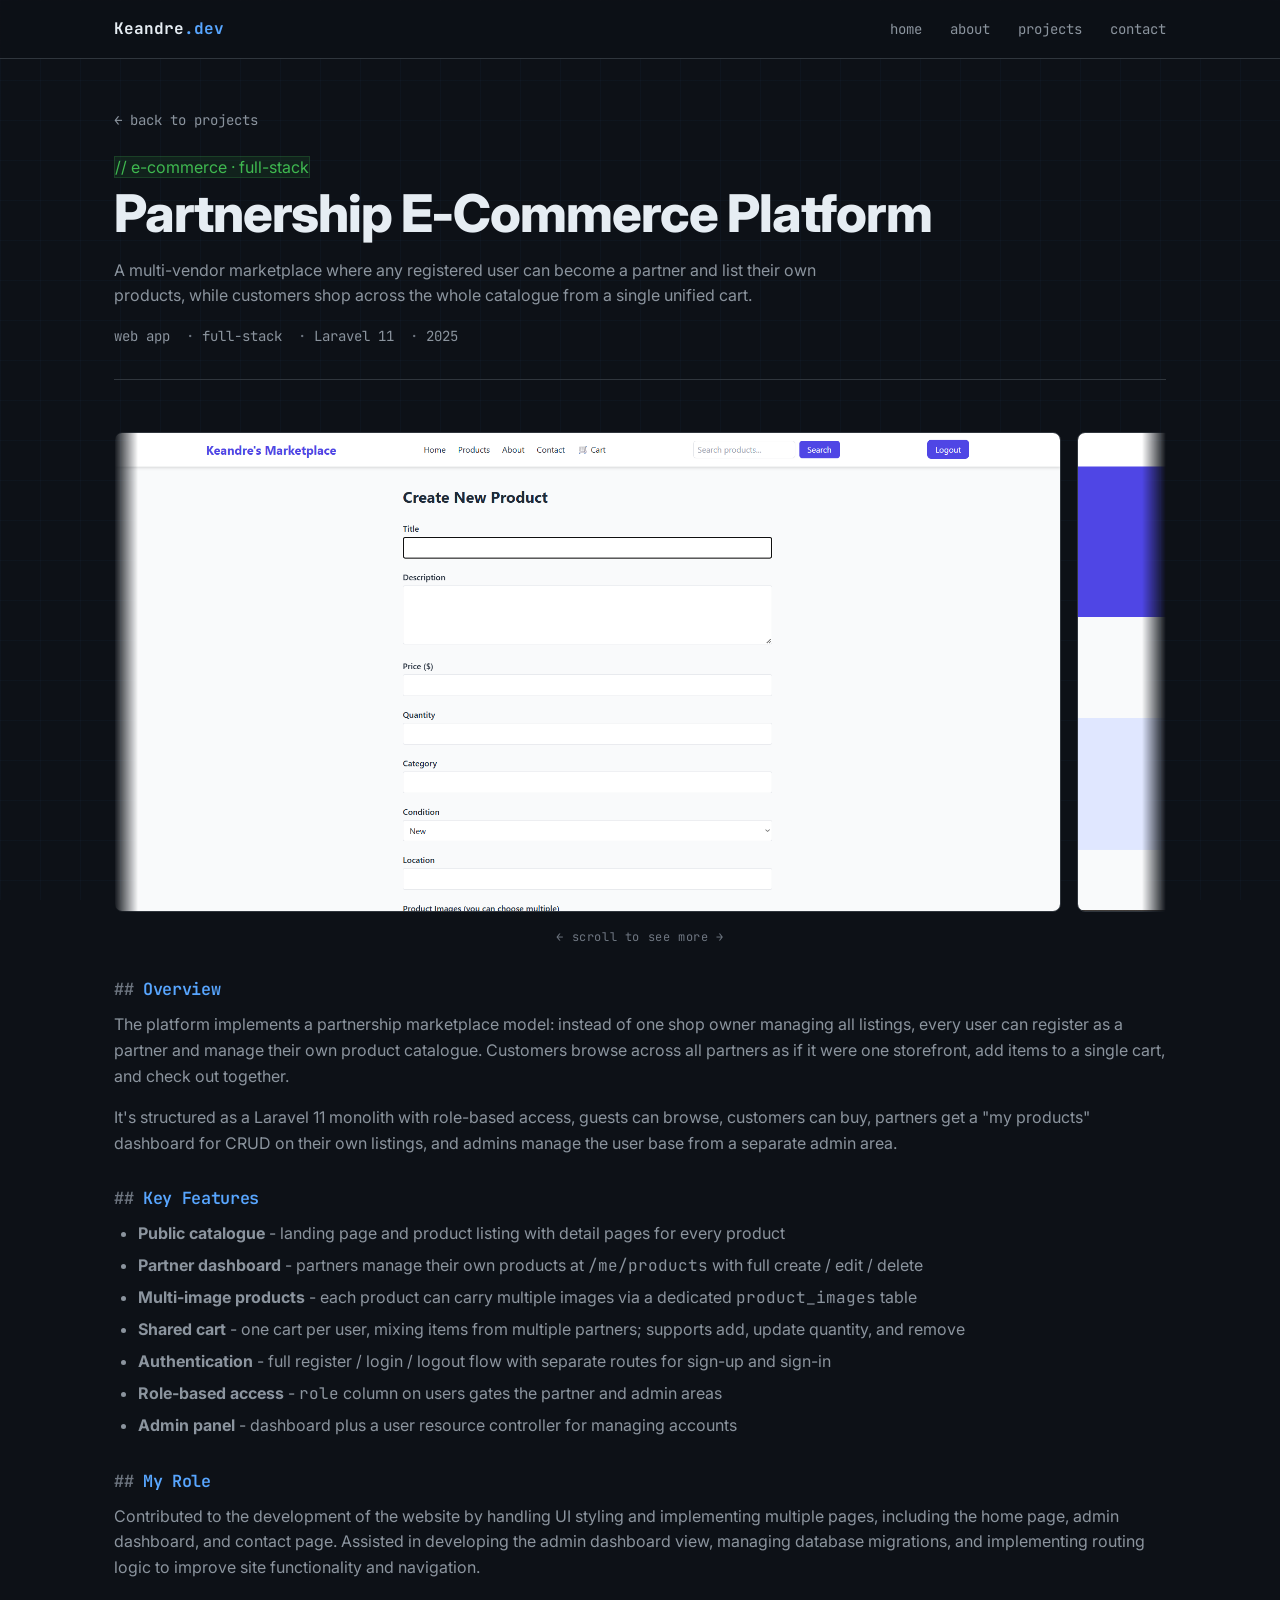
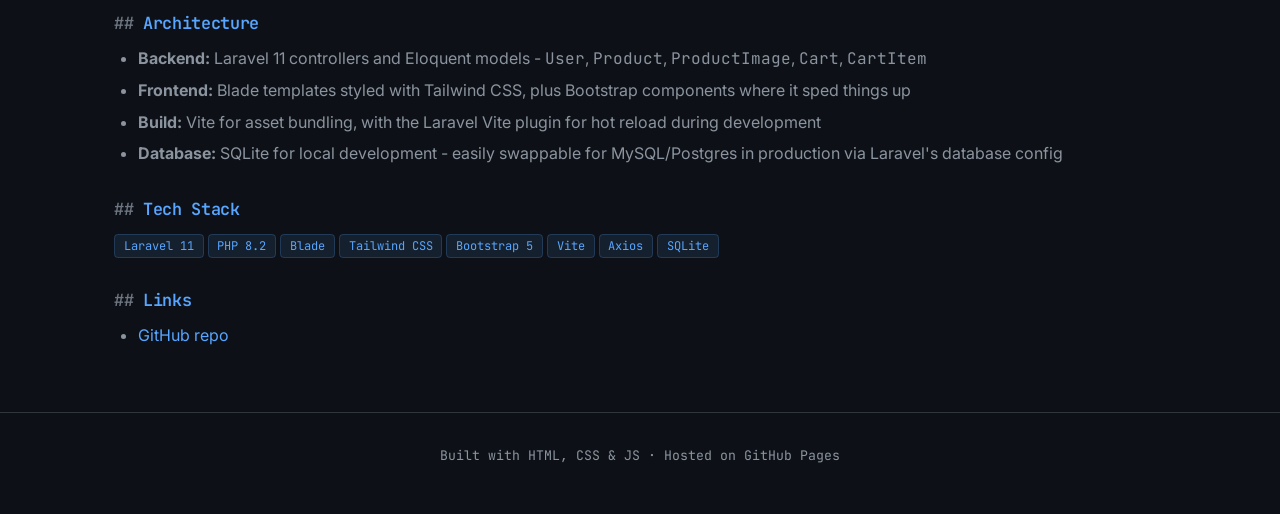
<file: projects/ecommerce.html>
<!DOCTYPE html>
<html lang="en">
<head>
  <meta charset="UTF-8" />
  <meta name="viewport" content="width=device-width, initial-scale=1.0" />
  <title>Partnership E-Commerce Platform · Keandre Rafael</title>
  <link rel="preconnect" href="https://fonts.googleapis.com" />
  <link rel="preconnect" href="https://fonts.gstatic.com" crossorigin />
  <link href="https://fonts.googleapis.com/css2?family=Inter:wght@400;500;600;700;800&family=JetBrains+Mono:wght@400;500;700&display=swap" rel="stylesheet" />
  <link rel="stylesheet" href="../css/styles.css" />
</head>
<body>
  <nav class="navbar">
    <div class="nav-inner">
      <a href="../index.html" class="nav-brand">Keandre<span>.dev</span></a>
      <button class="nav-toggle" aria-label="Toggle menu">menu</button>
      <ul class="nav-links">
        <li><a href="../index.html">home</a></li>
        <li><a href="../about.html">about</a></li>
        <li><a href="../projects.html">projects</a></li>
        <li><a href="../contact.html">contact</a></li>
      </ul>
    </div>
  </nav>

  <main>
    <a href="../projects.html" class="back-link">← back to projects</a>

    <header class="project-header">
      <span class="badge badge-personal" style="margin-bottom: 1rem;">// e-commerce · full-stack</span>
      <h1>Partnership E-Commerce Platform</h1>
      <p style="margin-top: 0.75rem; max-width: 720px;">
        A multi-vendor marketplace where any registered user can become a partner and list their own products, while customers shop across the whole catalogue from a single unified cart.
      </p>
      <div class="project-meta">
        <span>web app</span>
        <span>full-stack</span>
        <span>Laravel 11</span>
        <span>2025</span>
      </div>
    </header>

    <div class="project-content">
      <div class="image-gallery">
        <img src="ecommerce_product.png" alt="Uptime Dashboard — home view with status cards" />
        <img src="ecommerce_homepage.png" alt="Uptime Dashboard — response time charts" />
        <img src="ecommerce_cart.png" alt="Uptime Dashboard — recent incidents log" />
        <img src="ecommerce_addtocart.png" alt="Uptime Dashboard — recent incidents log" />
        <img src="ecommerce_checkout.png" alt="Uptime Dashboard — recent incidents log" />
      </div>
      <p class="gallery-hint">← scroll to see more →</p>

      <h3>Overview</h3>
      <p>
        The platform implements a partnership marketplace model: instead of one shop owner managing all listings, every user can register as a partner and manage their own product catalogue. Customers browse across all partners as if it were one storefront, add items to a single cart, and check out together.
      </p>
      <p>
        It's structured as a Laravel 11 monolith with role-based access, guests can browse, customers can buy, partners get a "my products" dashboard for CRUD on their own listings, and admins manage the user base from a separate admin area.
      </p>

      <h3>Key Features</h3>
      <ul>
        <li><strong>Public catalogue</strong> - landing page and product listing with detail pages for every product</li>
        <li><strong>Partner dashboard</strong> - partners manage their own products at <code>/me/products</code> with full create / edit / delete</li>
        <li><strong>Multi-image products</strong> - each product can carry multiple images via a dedicated <code>product_images</code> table</li>
        <li><strong>Shared cart</strong> - one cart per user, mixing items from multiple partners; supports add, update quantity, and remove</li>
        <li><strong>Authentication</strong> - full register / login / logout flow with separate routes for sign-up and sign-in</li>
        <li><strong>Role-based access</strong> - <code>role</code> column on users gates the partner and admin areas</li>
        <li><strong>Admin panel</strong> - dashboard plus a user resource controller for managing accounts</li>
      </ul>

      <h3>My Role</h3>
      <p>
        Contributed to the development of the website by handling UI styling and implementing multiple pages, 
        including the home page, admin dashboard, and contact page. 
        Assisted in developing the admin dashboard view, managing database migrations, 
        and implementing routing logic to improve site functionality and navigation.

      </p>

      <h3>Architecture</h3>
      <ul>
        <li><strong>Backend:</strong> Laravel 11 controllers and Eloquent models - <code>User</code>, <code>Product</code>, <code>ProductImage</code>, <code>Cart</code>, <code>CartItem</code></li>
        <li><strong>Frontend:</strong> Blade templates styled with Tailwind CSS, plus Bootstrap components where it sped things up</li>
        <li><strong>Build:</strong> Vite for asset bundling, with the Laravel Vite plugin for hot reload during development</li>
        <li><strong>Database:</strong> SQLite for local development - easily swappable for MySQL/Postgres in production via Laravel's database config</li>
      </ul>

      <h3>Tech Stack</h3>
      <div class="tags" style="margin-bottom: 1.5rem;">
        <span class="tag">Laravel 11</span>
        <span class="tag">PHP 8.2</span>
        <span class="tag">Blade</span>
        <span class="tag">Tailwind CSS</span>
        <span class="tag">Bootstrap 5</span>
        <span class="tag">Vite</span>
        <span class="tag">Axios</span>
        <span class="tag">SQLite</span>
      </div>

      <h3>Links</h3>
      <ul>
        <li><a href="https://github.com/Surudoi110/Partnership-E-Commerce-Platform" target="_blank" rel="noopener">GitHub repo</a></li>
      </ul>
    </div>
  </main>

  <footer>
    <p>Built with HTML, CSS &amp; JS · Hosted on GitHub Pages</p>
  </footer>

  <script src="../js/main.js"></script>
</body>
</html>
</file>
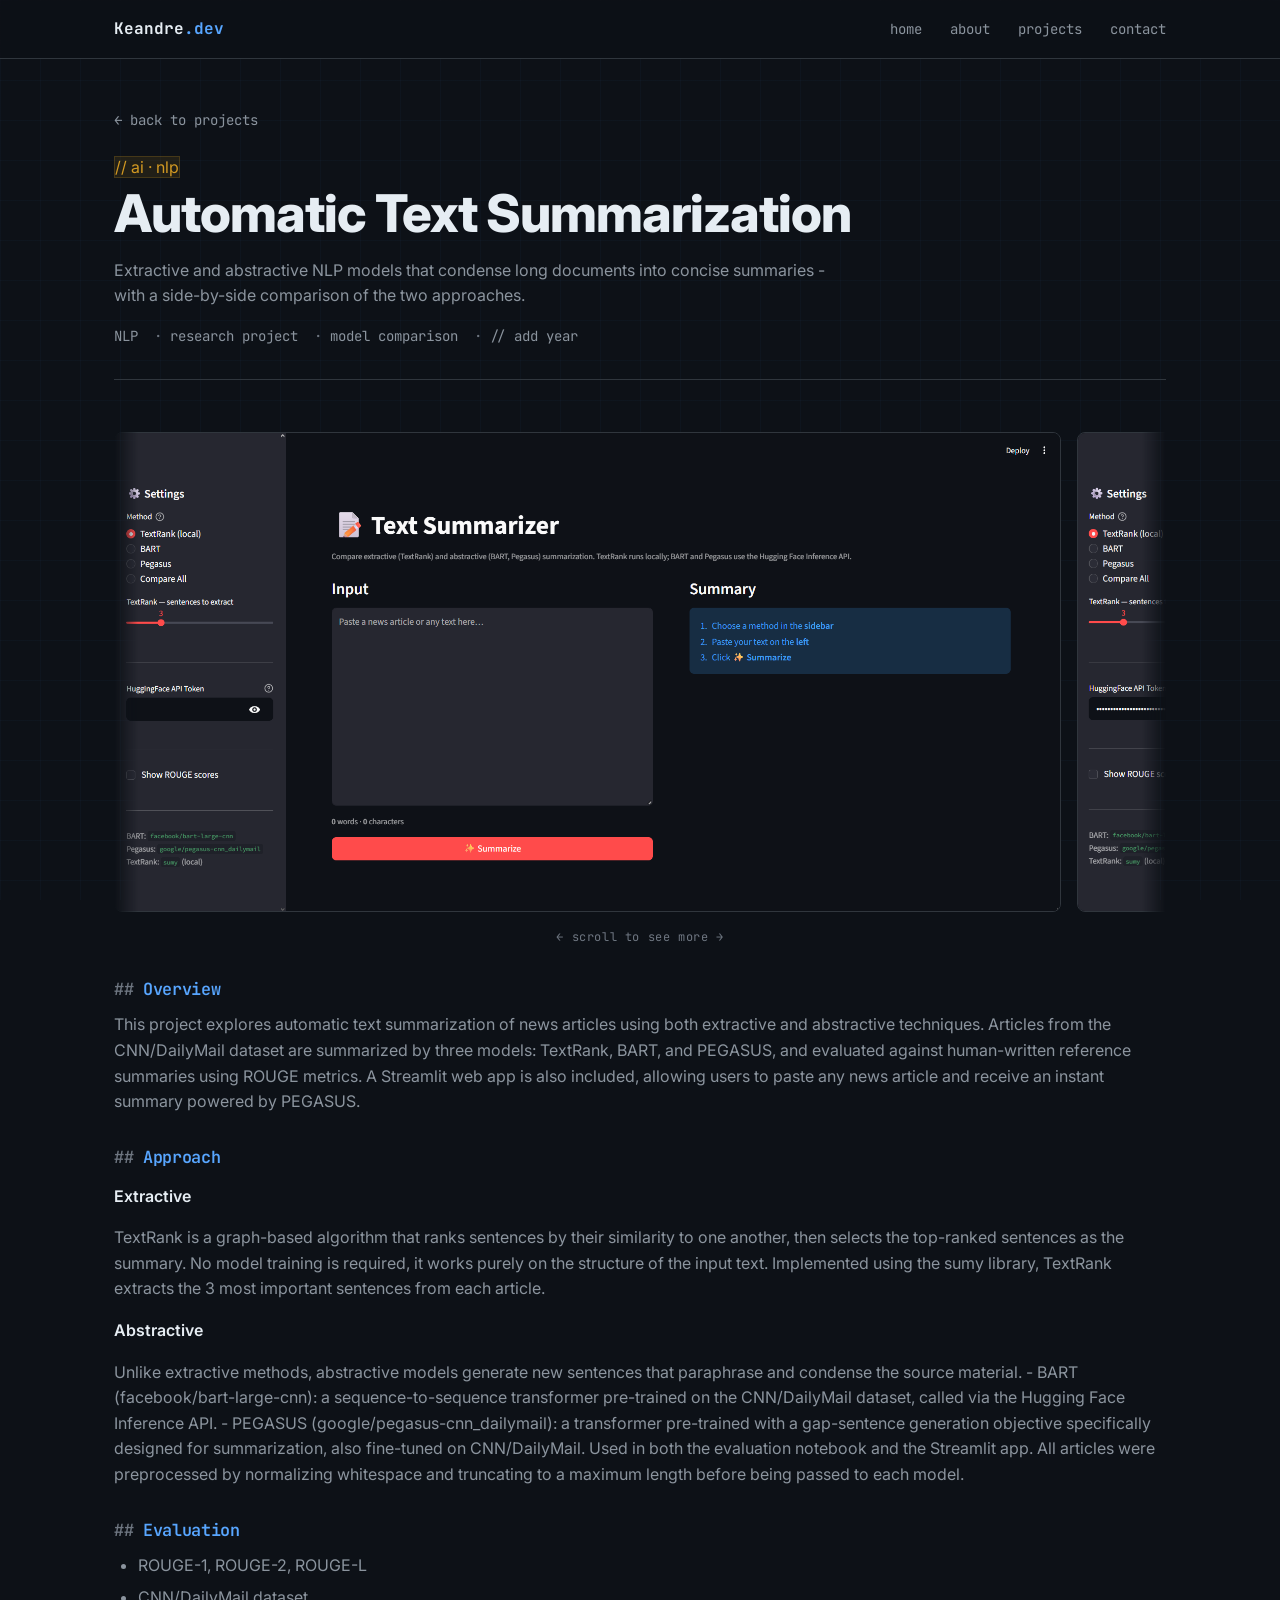
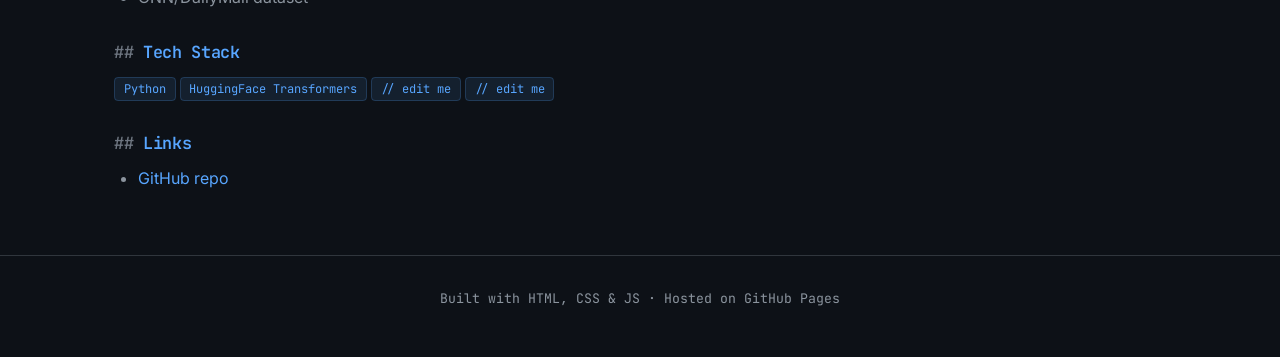
<file: projects/nlp-summarization.html>
<!DOCTYPE html>
<html lang="en">
<head>
  <meta charset="UTF-8" />
  <meta name="viewport" content="width=device-width, initial-scale=1.0" />
  <title>Automatic Text Summarization · Keandre Rafael</title>
  <link rel="preconnect" href="https://fonts.googleapis.com" />
  <link rel="preconnect" href="https://fonts.gstatic.com" crossorigin />
  <link href="https://fonts.googleapis.com/css2?family=Inter:wght@400;500;600;700;800&family=JetBrains+Mono:wght@400;500;700&display=swap" rel="stylesheet" />
  <link rel="stylesheet" href="../css/styles.css" />
</head>
<body>
  <nav class="navbar">
    <div class="nav-inner">
      <a href="../index.html" class="nav-brand">Keandre<span>.dev</span></a>
      <button class="nav-toggle" aria-label="Toggle menu">menu</button>
      <ul class="nav-links">
        <li><a href="../index.html">home</a></li>
        <li><a href="../about.html">about</a></li>
        <li><a href="../projects.html">projects</a></li>
        <li><a href="../contact.html">contact</a></li>
      </ul>
    </div>
  </nav>

  <main>
    <a href="../projects.html" class="back-link">← back to projects</a>

    <header class="project-header">
      <span class="badge badge-ai" style="margin-bottom: 1rem;">// ai · nlp</span>
      <h1>Automatic Text Summarization</h1>
      <p style="margin-top: 0.75rem; max-width: 720px;">
        Extractive and abstractive NLP models that condense long documents into concise summaries - with a side-by-side comparison of the two approaches.
      </p>
      <div class="project-meta">
        <span>NLP</span>
        <span>research project</span>
        <span>model comparison</span>
        <span>// add year</span>
      </div>
    </header>

    <div class="project-content">
      <div class="image-gallery">
        <img src="textsummarization_homepage.png" alt="Uptime Dashboard — home view with status cards" />
        <img src="textsummarization_summary.png" alt="Uptime Dashboard — response time charts" />
        <img src="textsummarization_pegasus.png" alt="Uptime Dashboard — response time charts" />
      </div>
      <p class="gallery-hint">← scroll to see more →</p>

      <h3>Overview</h3>
      <p>
        This project explores automatic text summarization of news articles using both extractive and abstractive 
        techniques. Articles from the CNN/DailyMail dataset are summarized by three models:
         TextRank, BART, and PEGASUS, and evaluated against human-written reference summaries 
         using ROUGE metrics. A Streamlit web app is also included, allowing users to paste any 
         news article and receive an instant summary powered by PEGASUS.
      </p>

      <h3>Approach</h3>
      <p style="font-weight: 600; color: var(--text); margin-top: 1rem;">Extractive</p>
      <p>
        TextRank is a graph-based algorithm that ranks sentences by their similarity to one another, 
        then selects the top-ranked sentences as the summary. No model training is required, 
        it works purely on the structure of the input text. Implemented using the sumy library, 
        TextRank extracts the 3 most important sentences from each article.
      </p>

      <p style="font-weight: 600; color: var(--text); margin-top: 1rem;">Abstractive</p>
      <p>
        Unlike extractive methods, abstractive models generate new sentences that paraphrase and condense the source material.
        - BART (facebook/bart-large-cnn): a sequence-to-sequence transformer pre-trained on the CNN/DailyMail dataset, called via the Hugging Face Inference API.
        - PEGASUS (google/pegasus-cnn_dailymail): a transformer pre-trained with a gap-sentence generation objective specifically designed for summarization, also fine-tuned on CNN/DailyMail. Used in both the evaluation notebook and the Streamlit app.
        All articles were preprocessed by normalizing whitespace and truncating to a maximum length before being passed to each model.
      </p>

      <h3>Evaluation</h3>
      <ul>
        <li>ROUGE-1, ROUGE-2, ROUGE-L</li>
        <li>CNN/DailyMail dataset</li>
        <!-- <li>// findings - which approach worked better and when</li> -->
      </ul>

      <h3>Tech Stack</h3>
      <div class="tags" style="margin-bottom: 1.5rem;">
        <span class="tag">Python</span>
        <span class="tag">HuggingFace Transformers</span>
        <span class="tag">// edit me</span>
        <span class="tag">// edit me</span>
      </div>

      <h3>Links</h3>
      <ul>
        <li><a href="https://github.com/Surudoi110/text-summarization" target="_blank" rel="noopener">GitHub repo</a></li>
      </ul>
    </div>
  </main>

  <footer>
    <p>Built with HTML, CSS &amp; JS · Hosted on GitHub Pages</p>
  </footer>

  <script src="../js/main.js"></script>
</body>
</html>
</file>
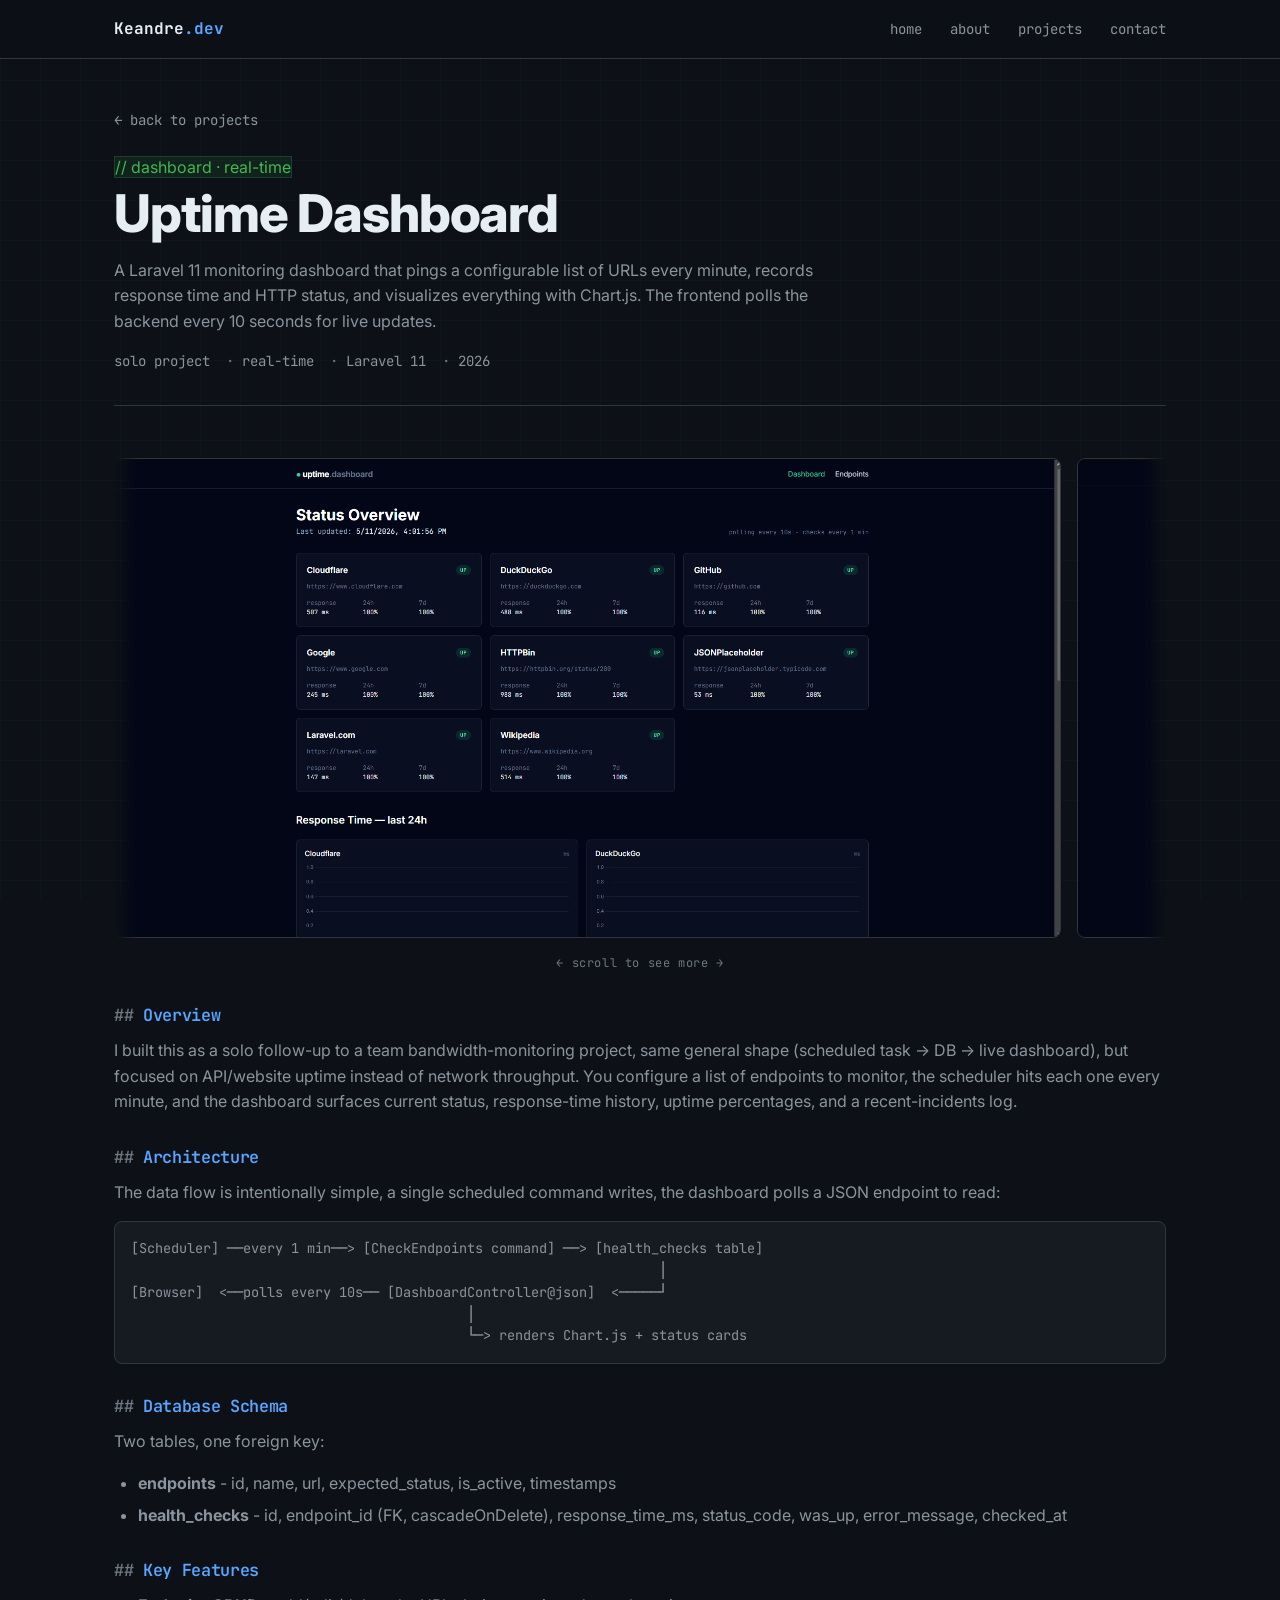
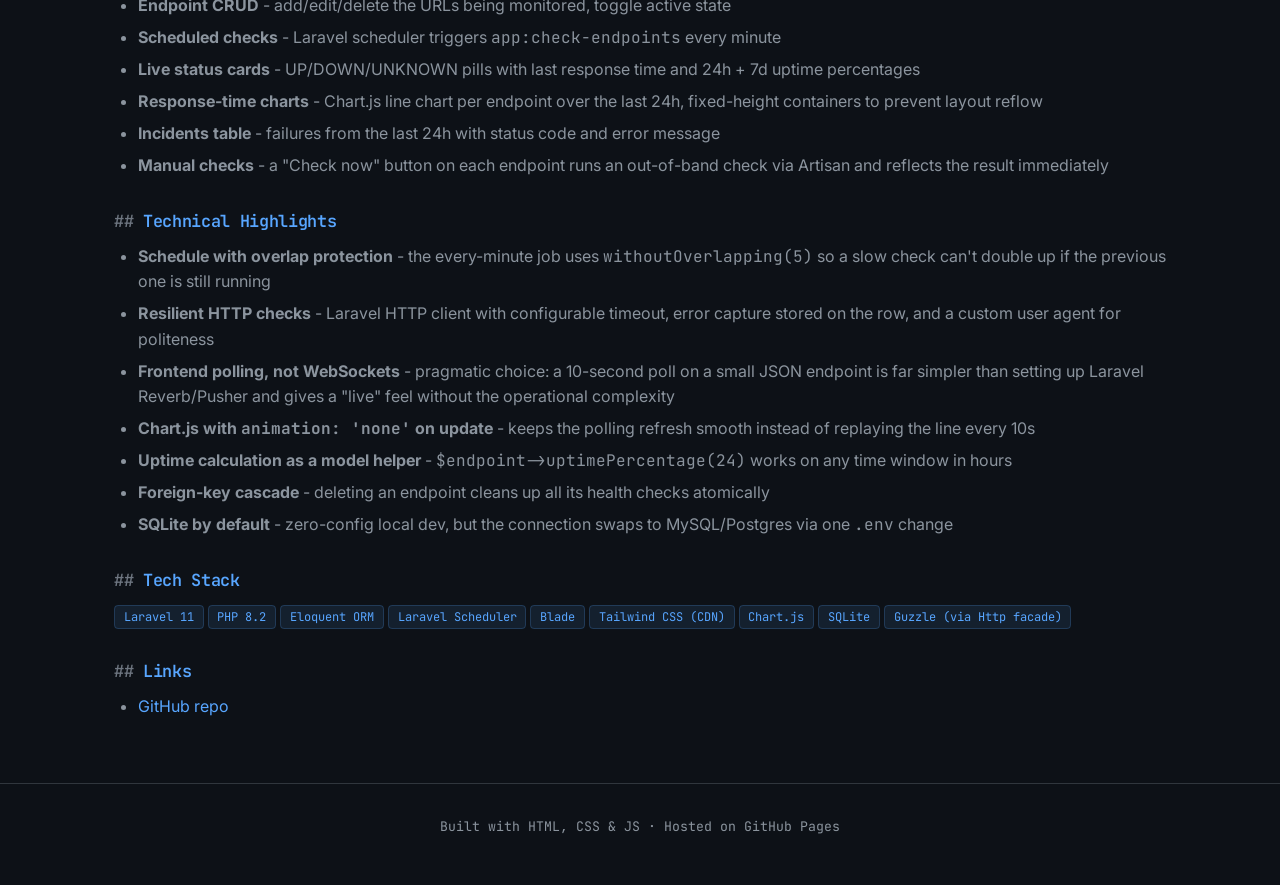
<file: projects/uptime-dashboard.html>
<!DOCTYPE html>
<html lang="en">
<head>
  <meta charset="UTF-8" />
  <meta name="viewport" content="width=device-width, initial-scale=1.0" />
  <title>Uptime Dashboard · Keandre Rafael</title>
  <link rel="preconnect" href="https://fonts.googleapis.com" />
  <link rel="preconnect" href="https://fonts.gstatic.com" crossorigin />
  <link href="https://fonts.googleapis.com/css2?family=Inter:wght@400;500;600;700;800&family=JetBrains+Mono:wght@400;500;700&display=swap" rel="stylesheet" />
  <link rel="stylesheet" href="../css/styles.css" />
</head>
<body>
  <nav class="navbar">
    <div class="nav-inner">
      <a href="../index.html" class="nav-brand">Keandre<span>.dev</span></a>
      <button class="nav-toggle" aria-label="Toggle menu">menu</button>
      <ul class="nav-links">
        <li><a href="../index.html">home</a></li>
        <li><a href="../about.html">about</a></li>
        <li><a href="../projects.html">projects</a></li>
        <li><a href="../contact.html">contact</a></li>
      </ul>
    </div>
  </nav>

  <main>
    <a href="../projects.html" class="back-link">← back to projects</a>

    <header class="project-header">
      <span class="badge badge-personal" style="margin-bottom: 1rem;">// dashboard · real-time</span>
      <h1>Uptime Dashboard</h1>
      <p style="margin-top: 0.75rem; max-width: 720px;">
        A Laravel 11 monitoring dashboard that pings a configurable list of URLs every minute, records response time and HTTP status, and visualizes everything with Chart.js. The frontend polls the backend every 10 seconds for live updates.
      </p>
      <div class="project-meta">
        <span>solo project</span>
        <span>real-time</span>
        <span>Laravel 11</span>
        <span>2026</span>
      </div>
    </header>

    <div class="project-content">
      <div class="image-gallery">
        <img src="uptimedashboard_home.png" alt="Uptime Dashboard — home view with status cards" />
        <img src="uptimedashboard_home2.png" alt="Uptime Dashboard — response time charts" />
        <img src="uptimedashboard_endpoints.png" alt="Uptime Dashboard — recent incidents log" />
        <img src="uptimedashboard_newendpoint.png" alt="Uptime Dashboard — recent incidents log" />
      </div>
      <p class="gallery-hint">← scroll to see more →</p>

      <h3>Overview</h3>
      <p>
        I built this as a solo follow-up to a team bandwidth-monitoring project, same general shape (scheduled task → DB → live dashboard), but focused on API/website uptime instead of network throughput. You configure a list of endpoints to monitor, the scheduler hits each one every minute, and the dashboard surfaces current status, response-time history, uptime percentages, and a recent-incidents log.
      </p>

      <h3>Architecture</h3>
      <p>The data flow is intentionally simple, a single scheduled command writes, the dashboard polls a JSON endpoint to read:</p>
      <pre style="background: var(--bg-elevated); border: 1px solid var(--border); border-radius: var(--radius); padding: 1rem; overflow-x: auto; font-family: var(--mono); font-size: 0.85rem; color: var(--text-muted); margin: 1rem 0;">
[Scheduler] ──every 1 min──> [CheckEndpoints command] ──> [health_checks table]
                                                                  │
[Browser]  <──polls every 10s── [DashboardController@json]  <─────┘
                                          │
                                          └─> renders Chart.js + status cards</pre>

      <h3>Database Schema</h3>
      <p>Two tables, one foreign key:</p>
      <ul>
        <li><strong>endpoints</strong> - id, name, url, expected_status, is_active, timestamps</li>
        <li><strong>health_checks</strong> - id, endpoint_id (FK, cascadeOnDelete), response_time_ms, status_code, was_up, error_message, checked_at</li>
      </ul>

      <h3>Key Features</h3>
      <ul>
        <li><strong>Endpoint CRUD</strong> - add/edit/delete the URLs being monitored, toggle active state</li>
        <li><strong>Scheduled checks</strong> - Laravel scheduler triggers <code>app:check-endpoints</code> every minute</li>
        <li><strong>Live status cards</strong> - UP/DOWN/UNKNOWN pills with last response time and 24h + 7d uptime percentages</li>
        <li><strong>Response-time charts</strong> - Chart.js line chart per endpoint over the last 24h, fixed-height containers to prevent layout reflow</li>
        <li><strong>Incidents table</strong> - failures from the last 24h with status code and error message</li>
        <li><strong>Manual checks</strong> - a "Check now" button on each endpoint runs an out-of-band check via Artisan and reflects the result immediately</li>
      </ul>

      <h3>Technical Highlights</h3>
      <ul>
        <li><strong>Schedule with overlap protection</strong> - the every-minute job uses <code>withoutOverlapping(5)</code> so a slow check can't double up if the previous one is still running</li>
        <li><strong>Resilient HTTP checks</strong> - Laravel HTTP client with configurable timeout, error capture stored on the row, and a custom user agent for politeness</li>
        <li><strong>Frontend polling, not WebSockets</strong> - pragmatic choice: a 10-second poll on a small JSON endpoint is far simpler than setting up Laravel Reverb/Pusher and gives a "live" feel without the operational complexity</li>
        <li><strong>Chart.js with <code>animation: 'none'</code> on update</strong> - keeps the polling refresh smooth instead of replaying the line every 10s</li>
        <li><strong>Uptime calculation as a model helper</strong> - <code>$endpoint-&gt;uptimePercentage(24)</code> works on any time window in hours</li>
        <li><strong>Foreign-key cascade</strong> - deleting an endpoint cleans up all its health checks atomically</li>
        <li><strong>SQLite by default</strong> - zero-config local dev, but the connection swaps to MySQL/Postgres via one <code>.env</code> change</li>
      </ul>

      <h3>Tech Stack</h3>
      <div class="tags" style="margin-bottom: 1.5rem;">
        <span class="tag">Laravel 11</span>
        <span class="tag">PHP 8.2</span>
        <span class="tag">Eloquent ORM</span>
        <span class="tag">Laravel Scheduler</span>
        <span class="tag">Blade</span>
        <span class="tag">Tailwind CSS (CDN)</span>
        <span class="tag">Chart.js</span>
        <span class="tag">SQLite</span>
        <span class="tag">Guzzle (via Http facade)</span>
      </div>

      <h3>Links</h3>
      <ul>
        <li><a href="https://github.com/Surudoi110/uptime-dashboard" target="_blank" rel="noopener">GitHub repo</a></li>
      </ul>
    </div>
  </main>

  <footer>
    <p>Built with HTML, CSS &amp; JS · Hosted on GitHub Pages</p>
  </footer>

  <script src="../js/main.js"></script>
</body>
</html>
</file>
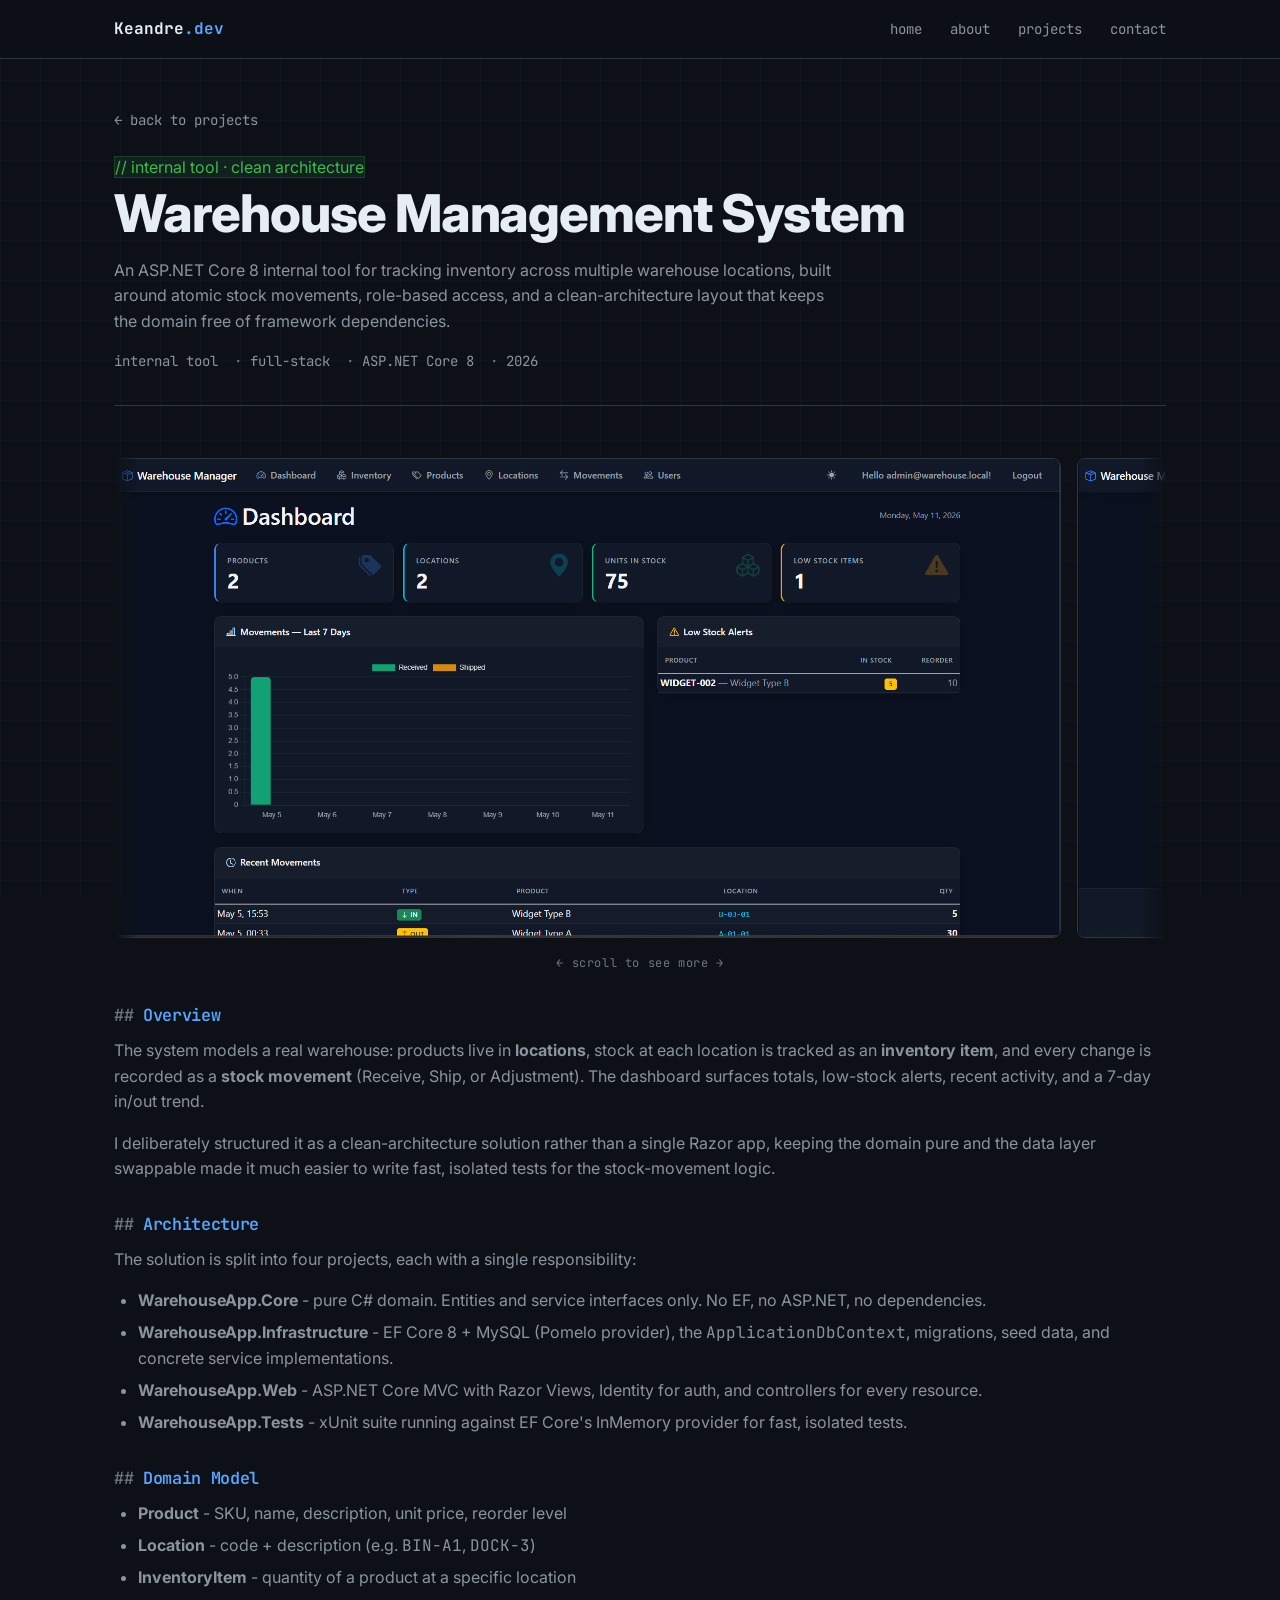
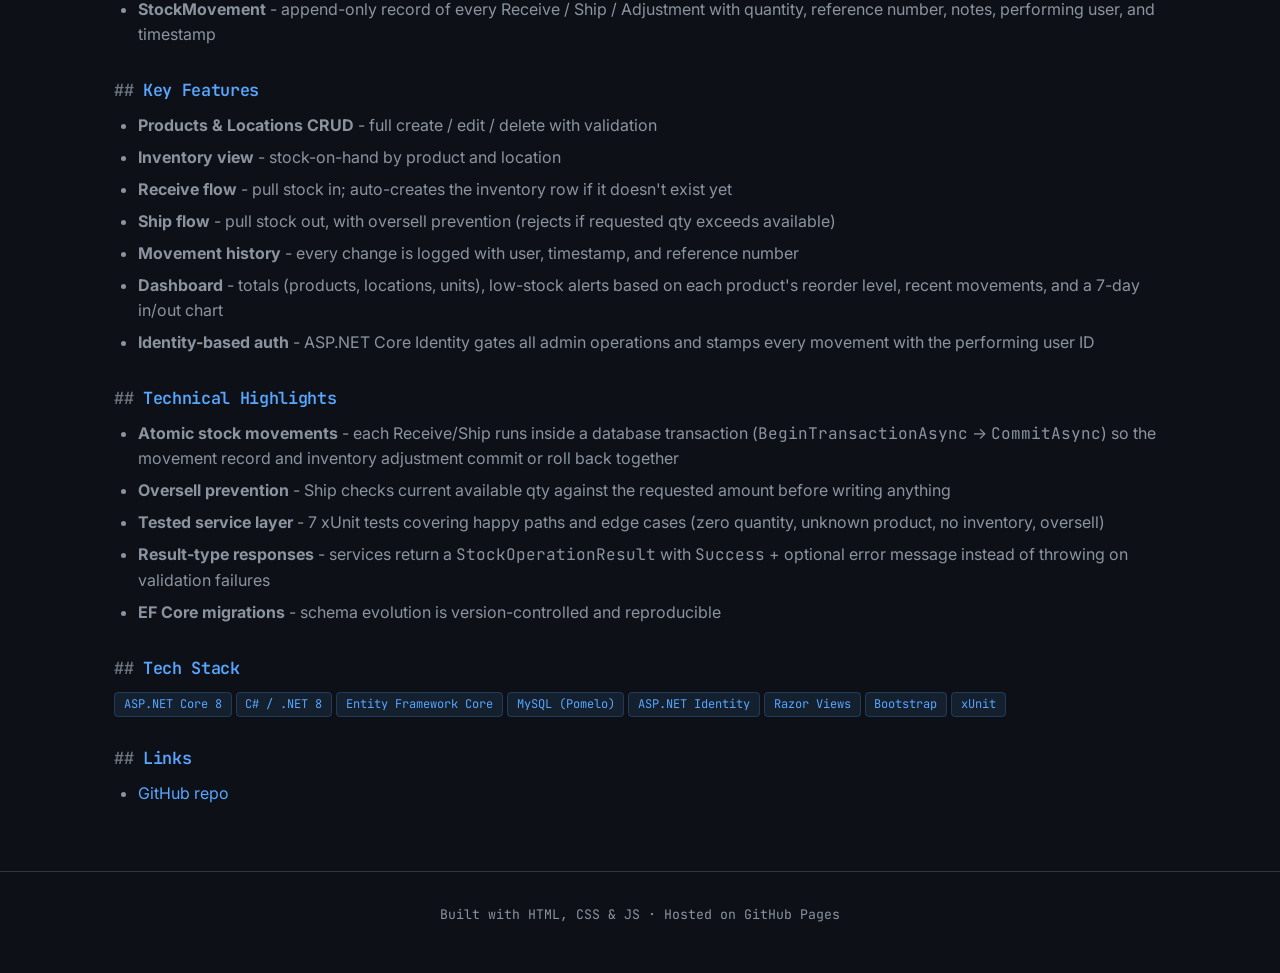
<file: projects/warehouse.html>
<!DOCTYPE html>
<html lang="en">
<head>
  <meta charset="UTF-8" />
  <meta name="viewport" content="width=device-width, initial-scale=1.0" />
  <title>Warehouse Management System · Keandre Rafael</title>
  <link rel="preconnect" href="https://fonts.googleapis.com" />
  <link rel="preconnect" href="https://fonts.gstatic.com" crossorigin />
  <link href="https://fonts.googleapis.com/css2?family=Inter:wght@400;500;600;700;800&family=JetBrains+Mono:wght@400;500;700&display=swap" rel="stylesheet" />
  <link rel="stylesheet" href="../css/styles.css" />
</head>
<body>
  <nav class="navbar">
    <div class="nav-inner">
      <a href="../index.html" class="nav-brand">Keandre<span>.dev</span></a>
      <button class="nav-toggle" aria-label="Toggle menu">menu</button>
      <ul class="nav-links">
        <li><a href="../index.html">home</a></li>
        <li><a href="../about.html">about</a></li>
        <li><a href="../projects.html">projects</a></li>
        <li><a href="../contact.html">contact</a></li>
      </ul>
    </div>
  </nav>

  <main>
    <a href="../projects.html" class="back-link">← back to projects</a>

    <header class="project-header">
      <span class="badge badge-personal" style="margin-bottom: 1rem;">// internal tool · clean architecture</span>
      <h1>Warehouse Management System</h1>
      <p style="margin-top: 0.75rem; max-width: 720px;">
        An ASP.NET Core 8 internal tool for tracking inventory across multiple warehouse locations, built around atomic stock movements, role-based access, and a clean-architecture layout that keeps the domain free of framework dependencies.
      </p>
      <div class="project-meta">
        <span>internal tool</span>
        <span>full-stack</span>
        <span>ASP.NET Core 8</span>
        <span>2026</span>
      </div>
    </header>

    <div class="project-content">
      <div class="image-gallery">
        <img src="warehouse_dashboard.png" alt="Warehouse Management System — dashboard with inventory overview" />
        <img src="warehouse_inventory.png" alt="Warehouse Management System — inventory list" />
        <img src="warehouse_products.png" alt="Warehouse Management System — products list" />
        <img src="warehouse_locations.png" alt="Warehouse Management System — locations list" />
        <img src="warehouse_movements.png" alt="Warehouse Management System — stock movements history" />
      </div>
      <p class="gallery-hint">← scroll to see more →</p>

      <h3>Overview</h3>
      <p>
        The system models a real warehouse: products live in <strong>locations</strong>, stock at each location is tracked as an <strong>inventory item</strong>, and every change is recorded as a <strong>stock movement</strong> (Receive, Ship, or Adjustment). The dashboard surfaces totals, low-stock alerts, recent activity, and a 7-day in/out trend.
      </p>
      <p>
        I deliberately structured it as a clean-architecture solution rather than a single Razor app, keeping the domain pure and the data layer swappable made it much easier to write fast, isolated tests for the stock-movement logic.
      </p>

      <h3>Architecture</h3>
      <p>The solution is split into four projects, each with a single responsibility:</p>
      <ul>
        <li><strong>WarehouseApp.Core</strong> - pure C# domain. Entities and service interfaces only. No EF, no ASP.NET, no dependencies.</li>
        <li><strong>WarehouseApp.Infrastructure</strong> - EF Core 8 + MySQL (Pomelo provider), the <code>ApplicationDbContext</code>, migrations, seed data, and concrete service implementations.</li>
        <li><strong>WarehouseApp.Web</strong> - ASP.NET Core MVC with Razor Views, Identity for auth, and controllers for every resource.</li>
        <li><strong>WarehouseApp.Tests</strong> - xUnit suite running against EF Core's InMemory provider for fast, isolated tests.</li>
      </ul>

      <h3>Domain Model</h3>
      <ul>
        <li><strong>Product</strong> - SKU, name, description, unit price, reorder level</li>
        <li><strong>Location</strong> - code + description (e.g. <code>BIN-A1</code>, <code>DOCK-3</code>)</li>
        <li><strong>InventoryItem</strong> - quantity of a product at a specific location</li>
        <li><strong>StockMovement</strong> - append-only record of every Receive / Ship / Adjustment with quantity, reference number, notes, performing user, and timestamp</li>
      </ul>

      <h3>Key Features</h3>
      <ul>
        <li><strong>Products & Locations CRUD</strong> - full create / edit / delete with validation</li>
        <li><strong>Inventory view</strong> - stock-on-hand by product and location</li>
        <li><strong>Receive flow</strong> - pull stock in; auto-creates the inventory row if it doesn't exist yet</li>
        <li><strong>Ship flow</strong> - pull stock out, with oversell prevention (rejects if requested qty exceeds available)</li>
        <li><strong>Movement history</strong> - every change is logged with user, timestamp, and reference number</li>
        <li><strong>Dashboard</strong> - totals (products, locations, units), low-stock alerts based on each product's reorder level, recent movements, and a 7-day in/out chart</li>
        <li><strong>Identity-based auth</strong> - ASP.NET Core Identity gates all admin operations and stamps every movement with the performing user ID</li>
      </ul>

      <h3>Technical Highlights</h3>
      <ul>
        <li><strong>Atomic stock movements</strong> - each Receive/Ship runs inside a database transaction (<code>BeginTransactionAsync</code> → <code>CommitAsync</code>) so the movement record and inventory adjustment commit or roll back together</li>
        <li><strong>Oversell prevention</strong> - Ship checks current available qty against the requested amount before writing anything</li>
        <li><strong>Tested service layer</strong> - 7 xUnit tests covering happy paths and edge cases (zero quantity, unknown product, no inventory, oversell)</li>
        <li><strong>Result-type responses</strong> - services return a <code>StockOperationResult</code> with <code>Success</code> + optional error message instead of throwing on validation failures</li>
        <li><strong>EF Core migrations</strong> - schema evolution is version-controlled and reproducible</li>
      </ul>

      <h3>Tech Stack</h3>
      <div class="tags" style="margin-bottom: 1.5rem;">
        <span class="tag">ASP.NET Core 8</span>
        <span class="tag">C# / .NET 8</span>
        <span class="tag">Entity Framework Core</span>
        <span class="tag">MySQL (Pomelo)</span>
        <span class="tag">ASP.NET Identity</span>
        <span class="tag">Razor Views</span>
        <span class="tag">Bootstrap</span>
        <span class="tag">xUnit</span>
      </div>

      <h3>Links</h3>
      <ul>
        <li><a href="https://github.com/Surudoi110/warehouse-management-system" target="_blank" rel="noopener">GitHub repo</a></li>
      </ul>
    </div>
  </main>

  <footer>
    <p>Built with HTML, CSS &amp; JS · Hosted on GitHub Pages</p>
  </footer>

  <script src="../js/main.js"></script>
</body>
</html>
</file>
<file: css/styles.css>
/* =========================================================
   Felix's Portfolio — Dark Mode Developer Theme
   Plain HTML/CSS/JS, no build step required
   ========================================================= */

:root {
  --bg: #0d1117;
  --bg-elevated: #161b22;
  --bg-hover: #1c2129;
  --border: #30363d;
  --border-strong: #484f58;
  --text: #e6edf3;
  --text-muted: #8b949e;
  --text-faded: #6e7681;
  --accent: #58a6ff;
  --accent-2: #3fb950;
  --accent-3: #d29922;
  --danger: #f85149;
  --mono: 'JetBrains Mono', 'Fira Code', ui-monospace, SFMono-Regular, Menlo, monospace;
  --sans: 'Inter', -apple-system, BlinkMacSystemFont, 'Segoe UI', Roboto, sans-serif;
  --radius: 8px;
  --max-width: 1100px;
  --transition: 180ms ease;
}

* {
  box-sizing: border-box;
  margin: 0;
  padding: 0;
}

html {
  scroll-behavior: smooth;
}

body {
  background: var(--bg);
  color: var(--text);
  font-family: var(--sans);
  line-height: 1.6;
  font-size: 16px;
  min-height: 100vh;
  display: flex;
  flex-direction: column;
}

/* Subtle grid background pattern */
body::before {
  content: '';
  position: fixed;
  inset: 0;
  background-image:
    linear-gradient(rgba(88, 166, 255, 0.03) 1px, transparent 1px),
    linear-gradient(90deg, rgba(88, 166, 255, 0.03) 1px, transparent 1px);
  background-size: 40px 40px;
  pointer-events: none;
  z-index: 0;
}

main, header, footer {
  position: relative;
  z-index: 1;
}

a {
  color: var(--accent);
  text-decoration: none;
  transition: color var(--transition);
}

a:hover {
  color: var(--text);
  text-decoration: underline;
  text-decoration-color: var(--accent);
}

code, pre, .mono {
  font-family: var(--mono);
}

/* ------------------ Navbar ------------------ */
.navbar {
  position: sticky;
  top: 0;
  z-index: 100;
  background: rgba(13, 17, 23, 0.85);
  backdrop-filter: blur(10px);
  -webkit-backdrop-filter: blur(10px);
  border-bottom: 1px solid var(--border);
}

.nav-inner {
  max-width: var(--max-width);
  margin: 0 auto;
  padding: 1rem 1.5rem;
  display: flex;
  align-items: center;
  justify-content: space-between;
}

.nav-brand {
  font-family: var(--mono);
  font-weight: 700;
  font-size: 1rem;
  color: var(--text);
}

.nav-brand span {
  color: var(--accent);
}

.nav-links {
  display: flex;
  gap: 1.75rem;
  list-style: none;
}

.nav-links a {
  font-family: var(--mono);
  font-size: 0.875rem;
  color: var(--text-muted);
  position: relative;
  padding: 0.25rem 0;
}

.nav-links a:hover {
  color: var(--text);
  text-decoration: none;
}

.nav-links a.active {
  color: var(--text);
}

.nav-links a.active::after {
  content: '';
  position: absolute;
  bottom: -0.25rem;
  left: 0;
  right: 0;
  height: 2px;
  background: var(--accent);
}

.nav-toggle {
  display: none;
  background: transparent;
  border: 1px solid var(--border);
  color: var(--text);
  padding: 0.4rem 0.6rem;
  border-radius: var(--radius);
  cursor: pointer;
  font-family: var(--mono);
}

@media (max-width: 720px) {
  .nav-toggle {
    display: block;
  }
  .nav-links {
    display: none;
    position: absolute;
    top: 100%;
    left: 0;
    right: 0;
    background: var(--bg-elevated);
    flex-direction: column;
    padding: 1rem 1.5rem;
    border-bottom: 1px solid var(--border);
    gap: 1rem;
  }
  .nav-links.open {
    display: flex;
  }
}

/* ------------------ Layout ------------------ */
main {
  flex: 1;
  max-width: var(--max-width);
  margin: 0 auto;
  padding: 3rem 1.5rem;
  width: 100%;
}

section {
  margin-bottom: 4rem;
}

h1, h2, h3, h4 {
  color: var(--text);
  line-height: 1.25;
  letter-spacing: -0.02em;
}

h1 { font-size: clamp(2rem, 5vw, 3.25rem); font-weight: 800; }
h2 { font-size: clamp(1.5rem, 3vw, 2rem); font-weight: 700; margin-bottom: 1.5rem; }
h3 { font-size: 1.25rem; font-weight: 600; margin-bottom: 0.75rem; }

p { color: var(--text-muted); margin-bottom: 1rem; }

/* ------------------ Hero ------------------ */
.hero {
  min-height: calc(100vh - 64px - 80px);
  display: flex;
  flex-direction: column;
  justify-content: center;
  padding: 2rem 0;
}

.hero-tag {
  font-family: var(--mono);
  color: var(--accent);
  font-size: 0.95rem;
  margin-bottom: 1rem;
  display: flex;
  align-items: center;
  gap: 0.5rem;
}

.hero-tag::before { content: '>'; color: var(--accent-2); }

.hero h1 {
  margin-bottom: 1rem;
}

.hero h1 .accent { color: var(--accent); }

.hero .role {
  font-family: var(--mono);
  color: var(--text-muted);
  font-size: clamp(1rem, 2vw, 1.25rem);
  margin-bottom: 1.5rem;
}

.hero .description {
  max-width: 640px;
  font-size: 1.05rem;
  margin-bottom: 2rem;
}

.hero-cta {
  display: flex;
  gap: 1rem;
  flex-wrap: wrap;
}

/* ------------------ Buttons ------------------ */
.btn {
  display: inline-flex;
  align-items: center;
  gap: 0.5rem;
  padding: 0.65rem 1.25rem;
  border-radius: var(--radius);
  font-family: var(--mono);
  font-size: 0.9rem;
  font-weight: 500;
  cursor: pointer;
  transition: all var(--transition);
  border: 1px solid transparent;
  text-decoration: none;
}

.btn-primary {
  background: var(--accent);
  color: #0a1929;
  border-color: var(--accent);
}

.btn-primary:hover {
  background: transparent;
  color: var(--accent);
  text-decoration: none;
}

.btn-ghost {
  background: transparent;
  color: var(--text);
  border-color: var(--border-strong);
}

.btn-ghost:hover {
  border-color: var(--accent);
  color: var(--accent);
  text-decoration: none;
}

/* ------------------ Section heading ------------------ */
.section-heading {
  display: flex;
  align-items: center;
  gap: 1rem;
  margin-bottom: 2rem;
}

.section-heading .num {
  font-family: var(--mono);
  color: var(--accent);
  font-size: 1.1rem;
}

.section-heading h2 {
  margin-bottom: 0;
}

.section-heading::after {
  content: '';
  flex: 1;
  height: 1px;
  background: var(--border);
}

/* ------------------ Cards (Projects) ------------------ */
.project-grid {
  display: grid;
  grid-template-columns: repeat(auto-fit, minmax(280px, 1fr));
  gap: 1.5rem;
}

.project-card {
  background: var(--bg-elevated);
  border: 1px solid var(--border);
  border-radius: var(--radius);
  padding: 1.5rem;
  transition: all var(--transition);
  display: flex;
  flex-direction: column;
  text-decoration: none;
}

.project-card:hover {
  border-color: var(--accent);
  transform: translateY(-3px);
  text-decoration: none;
  box-shadow: 0 8px 24px rgba(88, 166, 255, 0.08);
}

.project-card .icon {
  width: 40px;
  height: 40px;
  display: flex;
  align-items: center;
  justify-content: center;
  background: rgba(88, 166, 255, 0.1);
  border-radius: var(--radius);
  margin-bottom: 1rem;
  color: var(--accent);
  font-size: 1.25rem;
}

.project-card h3 {
  color: var(--text);
  margin-bottom: 0.5rem;
}

.project-card p {
  flex: 1;
  font-size: 0.95rem;
}

.project-card .tags {
  display: flex;
  flex-wrap: wrap;
  gap: 0.4rem;
  margin-top: 1rem;
}

.tag {
  font-family: var(--mono);
  font-size: 0.75rem;
  padding: 0.2rem 0.55rem;
  border-radius: 4px;
  background: rgba(88, 166, 255, 0.1);
  color: var(--accent);
  border: 1px solid rgba(88, 166, 255, 0.2);
}

/* ------------------ Skills ------------------ */
.skills-grid {
  display: grid;
  grid-template-columns: repeat(auto-fit, minmax(220px, 1fr));
  gap: 1rem;
}

.skill-group {
  background: var(--bg-elevated);
  border: 1px solid var(--border);
  border-radius: var(--radius);
  padding: 1.25rem;
}

.skill-group h4 {
  font-family: var(--mono);
  color: var(--accent);
  font-size: 0.9rem;
  margin-bottom: 0.75rem;
  display: flex;
  align-items: center;
  gap: 0.5rem;
}

.skill-group h4::before { content: '#'; color: var(--text-faded); }

.skill-list {
  list-style: none;
  display: flex;
  flex-wrap: wrap;
  gap: 0.4rem;
}

.skill-list li {
  font-family: var(--mono);
  font-size: 0.825rem;
  padding: 0.25rem 0.6rem;
  border-radius: 4px;
  background: var(--bg);
  border: 1px solid var(--border);
  color: var(--text-muted);
}

/* ------------------ About ------------------ */
.about-grid {
  display: grid;
  grid-template-columns: 2fr 1fr;
  gap: 3rem;
  align-items: start;
}

@media (max-width: 720px) {
  .about-grid { grid-template-columns: 1fr; gap: 2rem; }
}

.about-text p {
  margin-bottom: 1rem;
  color: var(--text-muted);
}

.about-card {
  background: var(--bg-elevated);
  border: 1px solid var(--border);
  border-radius: var(--radius);
  padding: 1.5rem;
  font-family: var(--mono);
  font-size: 0.9rem;
}

.about-card .row {
  display: flex;
  justify-content: space-between;
  padding: 0.5rem 0;
  border-bottom: 1px solid var(--border);
}

.about-card .row:last-child { border-bottom: none; }

.about-card .label { color: var(--text-faded); }
.about-card .value { color: var(--text); }

/* ------------------ Contact ------------------ */
.contact-grid {
  display: grid;
  grid-template-columns: repeat(auto-fit, minmax(220px, 1fr));
  gap: 1rem;
  max-width: 720px;
}

.contact-card {
  background: var(--bg-elevated);
  border: 1px solid var(--border);
  border-radius: var(--radius);
  padding: 1.5rem;
  text-decoration: none;
  color: var(--text);
  transition: all var(--transition);
  display: flex;
  flex-direction: column;
  align-items: flex-start;
  gap: 0.5rem;
}

.contact-card:hover {
  border-color: var(--accent);
  transform: translateY(-2px);
  text-decoration: none;
}

.contact-card .label {
  font-family: var(--mono);
  font-size: 0.8rem;
  color: var(--text-faded);
}

.contact-card .value {
  font-family: var(--mono);
  font-size: 0.95rem;
  color: var(--accent);
  word-break: break-all;
}

/* ------------------ Project detail pages ------------------ */
.project-header {
  border-bottom: 1px solid var(--border);
  padding-bottom: 2rem;
  margin-bottom: 2rem;
}

.back-link {
  font-family: var(--mono);
  font-size: 0.875rem;
  color: var(--text-muted);
  display: inline-flex;
  align-items: center;
  gap: 0.5rem;
  margin-bottom: 1.5rem;
}

.back-link:hover { color: var(--accent); text-decoration: none; }

.project-meta {
  display: flex;
  flex-wrap: wrap;
  gap: 1rem;
  margin-top: 1rem;
  font-family: var(--mono);
  font-size: 0.875rem;
  color: var(--text-muted);
}

.project-meta span::before { content: '· '; color: var(--text-faded); }
.project-meta span:first-child::before { content: ''; }

.project-content h3 {
  margin-top: 2rem;
  font-family: var(--mono);
  color: var(--accent);
  font-size: 1.05rem;
}

.project-content h3::before {
  content: '## ';
  color: var(--text-faded);
}

.project-content ul {
  margin-left: 1.5rem;
  margin-bottom: 1rem;
  color: var(--text-muted);
}

.project-content li { margin-bottom: 0.4rem; }

.project-screenshot {
  width: 100%;
  border-radius: var(--radius);
  border: 1px solid var(--border);
  margin: 1rem 0;
  display: block;
}

.placeholder-img {
  width: 100%;
  aspect-ratio: 16/9;
  background: var(--bg-elevated);
  border: 1px dashed var(--border-strong);
  border-radius: var(--radius);
  display: flex;
  align-items: center;
  justify-content: center;
  color: var(--text-faded);
  font-family: var(--mono);
  font-size: 0.875rem;
  margin: 1rem 0;
}

/* =========================================================
   Image Gallery — horizontal scroll with snap
   Wrap a set of <img> tags in <div class="image-gallery">
   ========================================================= */
.image-gallery {
  display: flex;
  gap: 1rem;
  overflow-x: auto;
  overflow-y: hidden;
  scroll-snap-type: x mandatory;
  scroll-behavior: smooth;
  -webkit-overflow-scrolling: touch;
  padding: 1.25rem 0 0.75rem;
  margin: 1rem 0 0.25rem;
  scrollbar-width: thin;
  scrollbar-color: var(--border-strong) transparent;
  /* Subtle fade at edges to hint at more content */
  mask-image: linear-gradient(90deg, transparent 0, #000 24px, #000 calc(100% - 24px), transparent 100%);
  -webkit-mask-image: linear-gradient(90deg, transparent 0, #000 24px, #000 calc(100% - 24px), transparent 100%);
}

.image-gallery::-webkit-scrollbar {
  height: 8px;
}
.image-gallery::-webkit-scrollbar-track {
  background: transparent;
}
.image-gallery::-webkit-scrollbar-thumb {
  background: var(--border-strong);
  border-radius: 4px;
  transition: background var(--transition);
}
.image-gallery::-webkit-scrollbar-thumb:hover {
  background: var(--accent);
}

.image-gallery img {
  flex: 0 0 auto;
  scroll-snap-align: center;
  height: 480px;
  width: auto;
  max-width: 90%;
  border-radius: var(--radius);
  border: 1px solid var(--border);
  background: var(--bg-elevated);
  transition: transform var(--transition), border-color var(--transition), box-shadow var(--transition);
}

.image-gallery img:hover {
  transform: translateY(-4px);
  border-color: var(--accent);
  box-shadow: 0 14px 36px rgba(0, 0, 0, 0.45), 0 0 0 1px rgba(88, 166, 255, 0.15);
}

.image-gallery img:first-child  { margin-left: 0; }
.image-gallery img:last-child   { margin-right: 0; }

/* Small hint below the gallery */
.gallery-hint {
  font-family: var(--mono);
  font-size: 0.75rem;
  color: var(--text-faded);
  text-align: center;
  margin: 0 0 1.5rem;
  letter-spacing: 0.05em;
}

@media (max-width: 768px) {
  .image-gallery img { height: 380px; }
}

@media (max-width: 480px) {
  .image-gallery img { height: 320px; }
}

/* ------------------ Footer ------------------ */
footer {
  border-top: 1px solid var(--border);
  padding: 2rem 1.5rem;
  text-align: center;
  color: var(--text-faded);
  font-family: var(--mono);
  font-size: 0.825rem;
  margin-top: auto;
}

footer a { color: var(--text-muted); }

/* ------------------ Animations ------------------ */
@keyframes fadeUp {
  from { opacity: 0; transform: translateY(12px); }
  to { opacity: 1; transform: translateY(0); }
}

.fade-up {
  animation: fadeUp 0.6s ease both;
}

.fade-up.delay-1 { animation-delay: 0.1s; }
.fade-up.delay-2 { animation-delay: 0.2s; }
.fade-up.delay-3 { animation-delay: 0.3s; }

/* Cursor blinker */
.cursor {
  display: inline-block;
  width: 0.6rem;
  height: 1.1em;
  background: var(--accent);
  vertical-align: text-bottom;
  margin-left: 4px;
  animation: blink 1s step-end infinite;
}

@keyframes blink {
  0%, 50% { opacity: 1; }
  51%, 100% { opacity: 0; }
}

/* =========================================================
   Bento Grid — Projects
   ========================================================= */
.bento {
  display: grid;
  grid-template-columns: repeat(3, 1fr);
  gap: 1rem;
}

@media (max-width: 900px) {
  .bento { grid-template-columns: repeat(2, 1fr); }
}

@media (max-width: 600px) {
  .bento { grid-template-columns: 1fr; }
}

.bento-card {
  background: var(--bg-elevated);
  border: 1px solid var(--border);
  border-radius: var(--radius);
  padding: 1.5rem;
  text-decoration: none;
  color: inherit;
  display: flex;
  flex-direction: column;
  gap: 0.75rem;
  position: relative;
  overflow: hidden;
  transition: all var(--transition);
  min-height: 200px;
}

.bento-card::before {
  content: '';
  position: absolute;
  inset: 0;
  background: radial-gradient(circle at top right, rgba(88, 166, 255, 0.08), transparent 60%);
  opacity: 0;
  transition: opacity var(--transition);
  pointer-events: none;
}

.bento-card:hover {
  transform: translateY(-3px);
  border-color: var(--accent);
  text-decoration: none;
  box-shadow: 0 10px 30px rgba(0, 0, 0, 0.3), 0 0 0 1px rgba(88, 166, 255, 0.1);
}

.bento-card:hover::before { opacity: 1; }

.bento-card.featured {
  grid-column: span 2;
  background: linear-gradient(135deg, var(--bg-elevated), #0f1722);
  border-color: rgba(88, 166, 255, 0.25);
  min-height: 240px;
}

@media (max-width: 600px) {
  .bento-card.featured { grid-column: span 1; }
}

.bento-card .badge {
  font-family: var(--mono);
  font-size: 0.7rem;
  letter-spacing: 0.05em;
  text-transform: uppercase;
  padding: 0.2rem 0.55rem;
  border-radius: 999px;
  display: inline-flex;
  align-items: center;
  gap: 0.4rem;
  width: fit-content;
}

.badge-work {
  background: rgba(88, 166, 255, 0.1);
  color: var(--accent);
  border: 1px solid rgba(88, 166, 255, 0.2);
}

.badge-personal {
  background: rgba(63, 185, 80, 0.1);
  color: var(--accent-2);
  border: 1px solid rgba(63, 185, 80, 0.2);
}

.badge-ai {
  background: rgba(210, 153, 34, 0.1);
  color: var(--accent-3);
  border: 1px solid rgba(210, 153, 34, 0.2);
}

.bento-card h3 {
  font-size: 1.15rem;
  font-weight: 700;
  margin-bottom: 0;
  color: var(--text);
}

.bento-card.featured h3 {
  font-size: 1.5rem;
}

.bento-card .desc {
  color: var(--text-muted);
  font-size: 0.92rem;
  line-height: 1.55;
  flex: 1;
  margin: 0;
}

.bento-card .tags {
  display: flex;
  flex-wrap: wrap;
  gap: 0.35rem;
  margin-top: auto;
}

.bento-card .arrow {
  position: absolute;
  top: 1.5rem;
  right: 1.5rem;
  color: var(--text-faded);
  font-family: var(--mono);
  font-size: 1.1rem;
  transition: all var(--transition);
}

.bento-card:hover .arrow {
  color: var(--accent);
  transform: translate(3px, -3px);
}

/* =========================================================
   Tech Stack Marquee
   ========================================================= */
.marquee {
  position: relative;
  overflow: hidden;
  width: 100%;
  border-top: 1px solid var(--border);
  border-bottom: 1px solid var(--border);
  background: var(--bg-elevated);
  border-radius: var(--radius);
  padding: 1.5rem 0;
  mask-image: linear-gradient(90deg, transparent, #000 10%, #000 90%, transparent);
  -webkit-mask-image: linear-gradient(90deg, transparent, #000 10%, #000 90%, transparent);
}

.marquee-track {
  display: flex;
  gap: 3rem;
  width: max-content;
  animation: scroll-x 35s linear infinite;
  align-items: center;
}

.marquee:hover .marquee-track {
  animation-play-state: paused;
}

.marquee-item {
  font-family: var(--mono);
  font-size: 1rem;
  color: var(--text-muted);
  white-space: nowrap;
  display: inline-flex;
  align-items: center;
  gap: 0.5rem;
  padding: 0.4rem 0;
  transition: color var(--transition);
}

.marquee-item:hover { color: var(--accent); }

.marquee-item .dot {
  width: 6px;
  height: 6px;
  border-radius: 50%;
  background: var(--text-faded);
  flex-shrink: 0;
}

.marquee-item.frontend .dot { background: var(--accent); }
.marquee-item.backend  .dot { background: #a371f7; }
.marquee-item.ai       .dot { background: var(--accent-3); }
.marquee-item.tools    .dot { background: var(--accent-2); }

@keyframes scroll-x {
  from { transform: translateX(0); }
  to   { transform: translateX(calc(-50% - 1.5rem)); }
}

/* Marquee group label above */
.marquee-section {
  margin-top: 2rem;
}

.marquee-legend {
  display: flex;
  flex-wrap: wrap;
  gap: 1.25rem;
  margin-top: 1rem;
  font-family: var(--mono);
  font-size: 0.825rem;
  color: var(--text-faded);
}

.marquee-legend .item {
  display: inline-flex;
  align-items: center;
  gap: 0.4rem;
}

.marquee-legend .swatch {
  width: 8px;
  height: 8px;
  border-radius: 50%;
}
</file>
